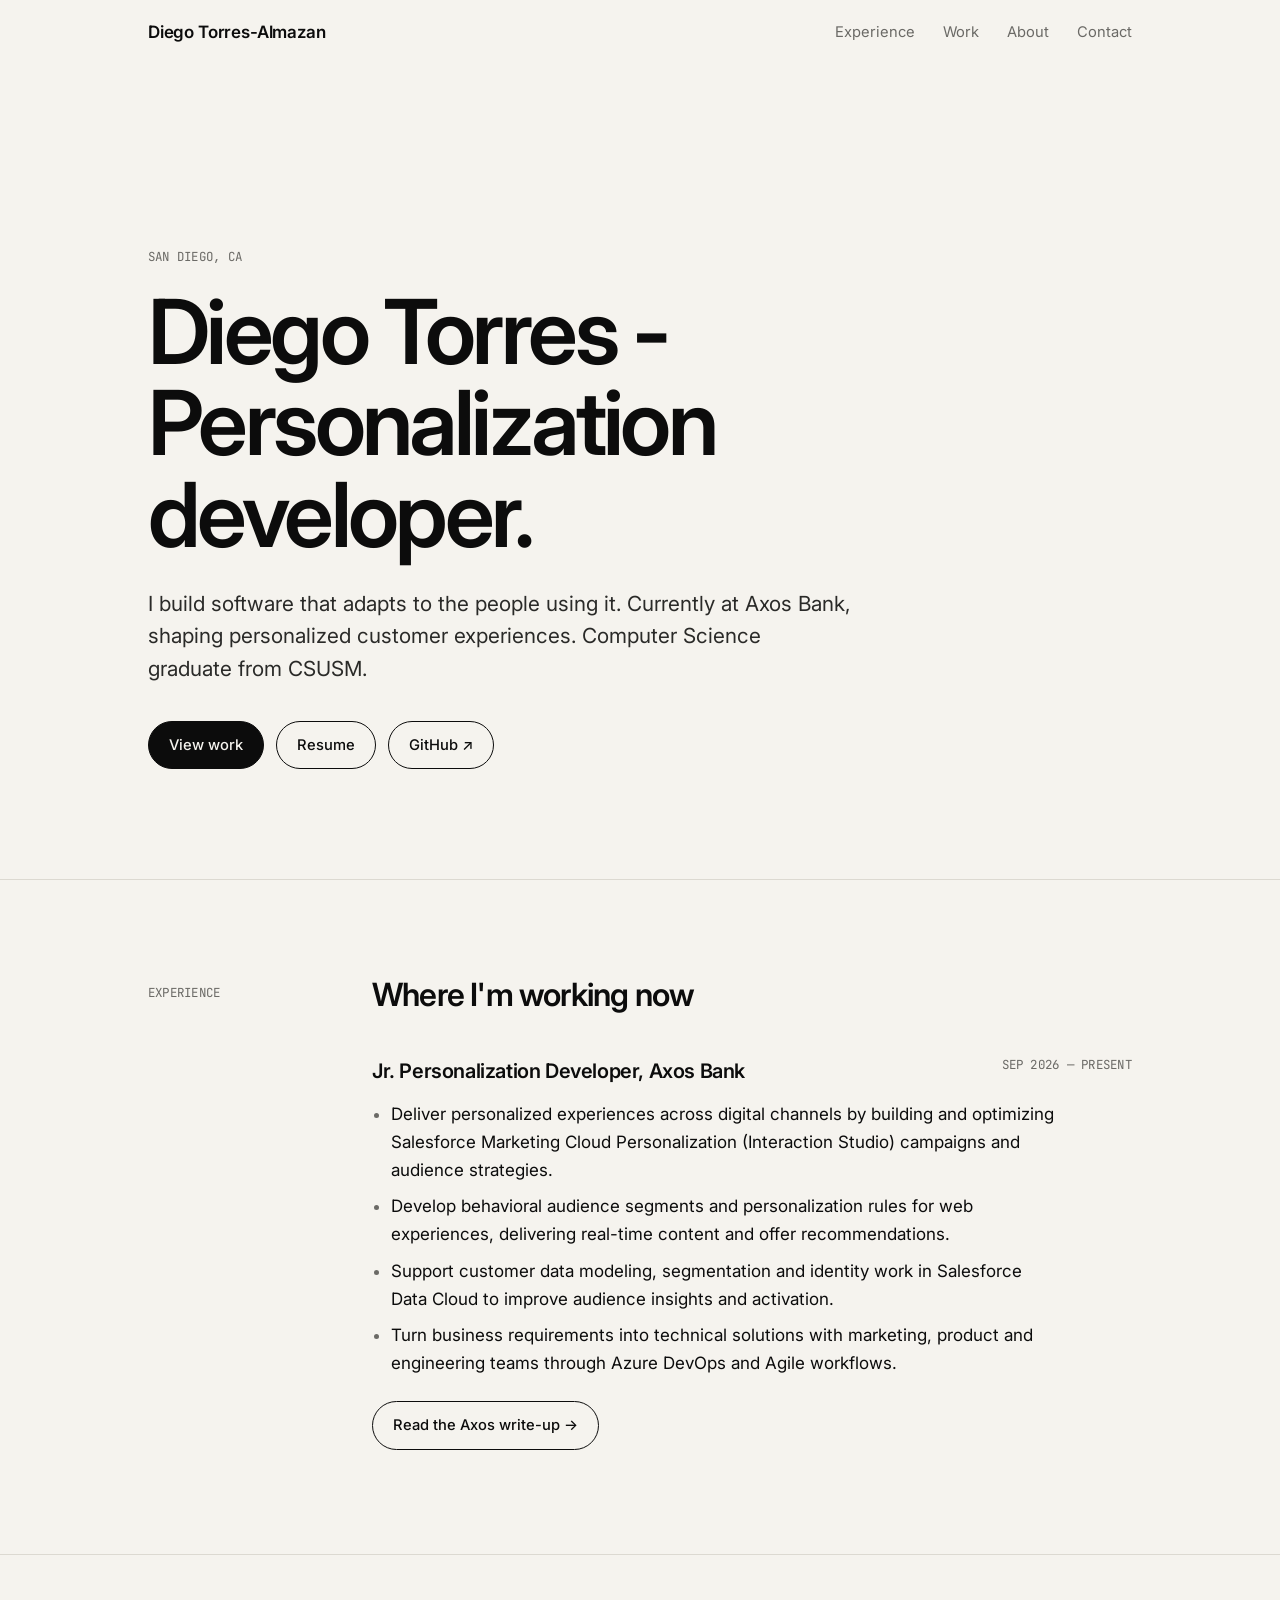
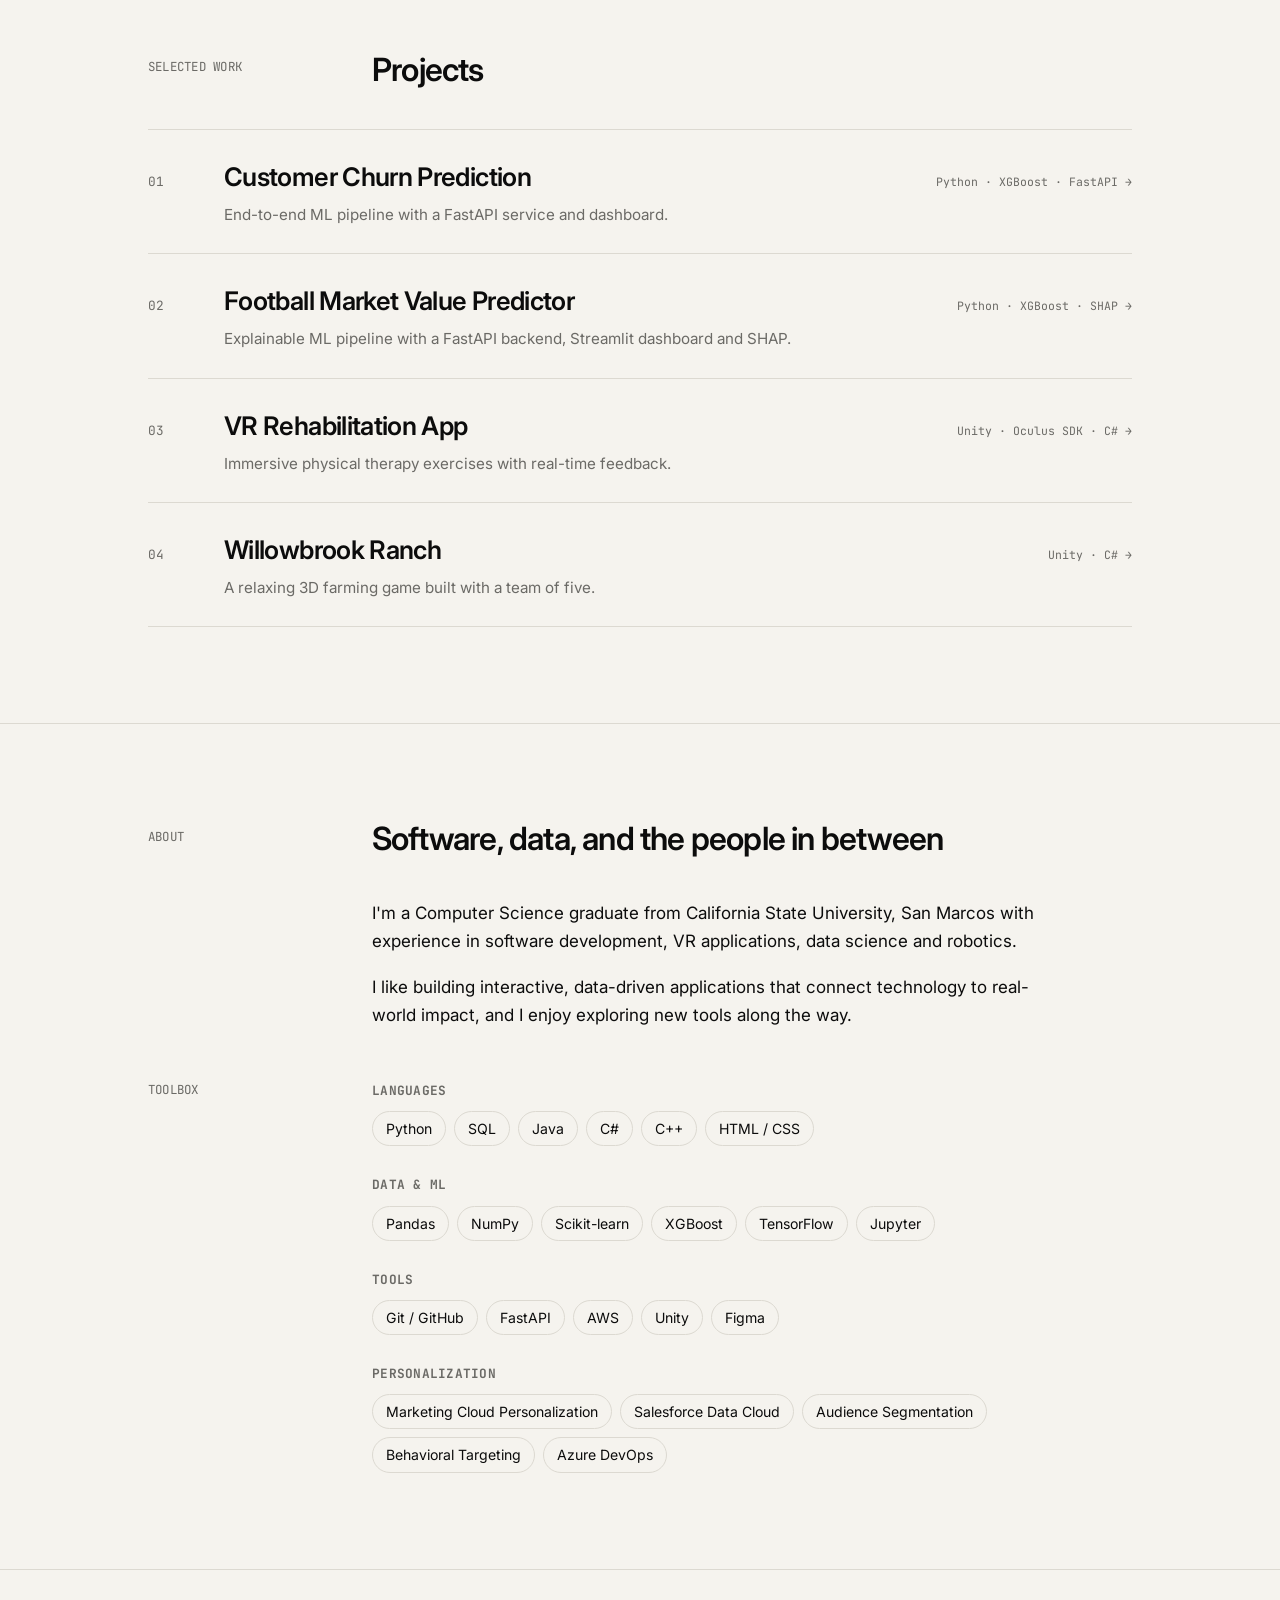
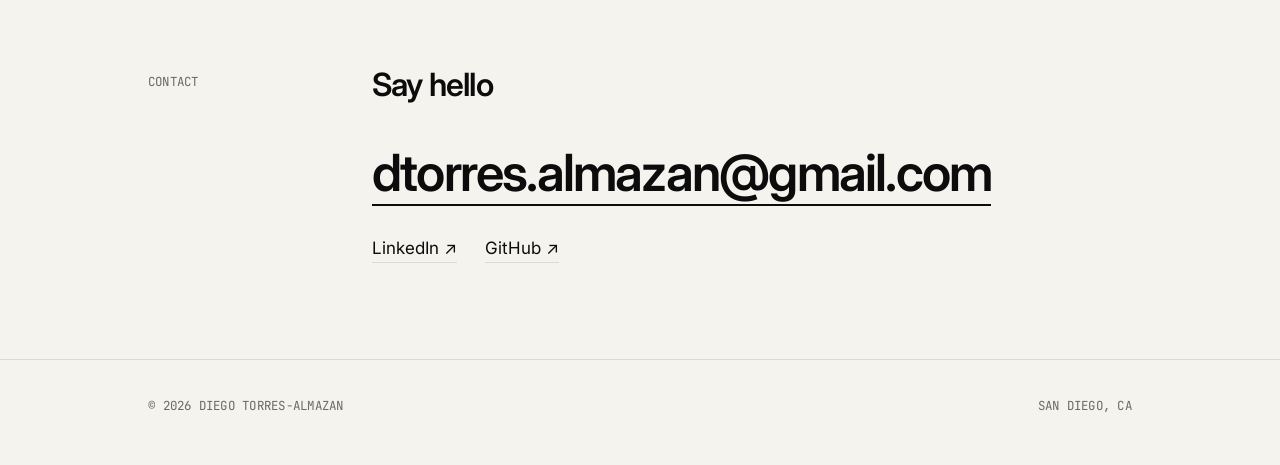
<file: index.html>
<!doctype html>
<html lang="en">
  <head>
    <meta charset="UTF-8" />
    <meta name="viewport" content="width=device-width, initial-scale=1.0" />
    <title>Diego Torres-Almazan — Personalization Developer</title>
    <meta
      name="description"
      content="Diego Torres-Almazan is a Personalization Developer at Axos Bank with a B.S. in Computer Science from CSUSM, building data-driven software."
    />
    <link rel="preconnect" href="https://fonts.googleapis.com" />
    <link rel="preconnect" href="https://fonts.gstatic.com" crossorigin />
    <link
      href="https://fonts.googleapis.com/css2?family=Inter:wght@400;500;600&family=JetBrains+Mono:wght@400;500&display=swap"
      rel="stylesheet"
    />
    <link rel="stylesheet" href="styles.css" />
    <script src="script.js" defer></script>
  </head>
  <body>
    <header class="site-header">
      <div class="wrap header-inner">
        <a href="index.html" class="brand">Diego Torres-Almazan</a>
        <nav class="nav" aria-label="Main">
          <a href="#experience">Experience</a>
          <a href="#work">Work</a>
          <a href="#about">About</a>
          <a href="#contact">Contact</a>
        </nav>
      </div>
    </header>

    <main>
      <section class="hero">
        <div class="wrap">
          <p class="mono reveal">San Diego, CA</p>
          <h1 class="reveal">Diego Torres - Personalization developer.</h1>
          <p class="lead reveal">
            I build software that adapts to the people using it. Currently at
            Axos Bank, shaping personalized customer experiences. Computer
            Science graduate from CSUSM.
          </p>
          <div class="actions reveal">
            <a href="#work" class="btn btn-solid">View work</a>
            <a href="screenshots and files/Diego_Torres_Resume_2026.pdf" class="btn" download>Resume</a>
            <a href="https://github.com/DiegoTorresAlmazan" class="btn" target="_blank" rel="noopener">GitHub ↗</a>
          </div>
        </div>
      </section>

      <section class="section" id="experience">
        <div class="wrap">
          <div class="section-head reveal">
            <span class="mono">Experience</span>
            <h2>Where I'm working now</h2>
          </div>
          <div class="split reveal">
            <div class="body role">
              <div class="role-top">
                <h3>Jr. Personalization Developer, Axos Bank</h3>
                <span class="mono">Sep 2026 — Present</span>
              </div>
              <ul>
                <li>Deliver personalized experiences across digital channels by building and optimizing Salesforce Marketing Cloud Personalization (Interaction Studio) campaigns and audience strategies.</li>
                <li>Develop behavioral audience segments and personalization rules for web experiences, delivering real-time content and offer recommendations.</li>
                <li>Support customer data modeling, segmentation and identity work in Salesforce Data Cloud to improve audience insights and activation.</li>
                <li>Turn business requirements into technical solutions with marketing, product and engineering teams through Azure DevOps and Agile workflows.</li>
              </ul>
              <a href="experience/axos-bank.html" class="btn">Read the Axos write-up →</a>
            </div>
          </div>
        </div>
      </section>

      <section class="section" id="work">
        <div class="wrap">
          <div class="section-head reveal">
            <span class="mono">Selected work</span>
            <h2>Projects</h2>
          </div>
          <ul class="project-list reveal">
            <li>
              <a class="project-row" href="projects/churn-prediction.html">
                <span class="num">01</span>
                <div>
                  <h3>Customer Churn Prediction</h3>
                  <p>End-to-end ML pipeline with a FastAPI service and dashboard.</p>
                </div>
                <span class="tags">Python · XGBoost · FastAPI <span class="arrow">→</span></span>
              </a>
            </li>
            <li>
              <a class="project-row" href="projects/football-predictor.html">
                <span class="num">02</span>
                <div>
                  <h3>Football Market Value Predictor</h3>
                  <p>Explainable ML pipeline with a FastAPI backend, Streamlit dashboard and SHAP.</p>
                </div>
                <span class="tags">Python · XGBoost · SHAP <span class="arrow">→</span></span>
              </a>
            </li>
            <li>
              <a class="project-row" href="projects/vr-rehab.html">
                <span class="num">03</span>
                <div>
                  <h3>VR Rehabilitation App</h3>
                  <p>Immersive physical therapy exercises with real-time feedback.</p>
                </div>
                <span class="tags">Unity · Oculus SDK · C# <span class="arrow">→</span></span>
              </a>
            </li>
            <li>
              <a class="project-row" href="projects/willowbrook-ranch.html">
                <span class="num">04</span>
                <div>
                  <h3>Willowbrook Ranch</h3>
                  <p>A relaxing 3D farming game built with a team of five.</p>
                </div>
                <span class="tags">Unity · C# <span class="arrow">→</span></span>
              </a>
            </li>
          </ul>
        </div>
      </section>

      <section class="section" id="about">
        <div class="wrap">
          <div class="section-head reveal">
            <span class="mono">About</span>
            <h2>Software, data, and the people in between</h2>
          </div>
          <div class="split reveal">
            <div class="body">
              <p>
                I'm a Computer Science graduate from California State
                University, San Marcos with experience in software
                development, VR applications, data science and robotics.
              </p>
              <p>
                I like building interactive, data-driven applications that
                connect technology to real-world impact, and I enjoy exploring
                new tools along the way.
              </p>
            </div>
          </div>
          <div class="split reveal" style="margin-top: 32px">
            <span class="mono">Toolbox</span>
            <div class="body skill-groups">
              <div class="skill-group">
                <h3 class="mono">Languages</h3>
                <ul class="chips">
                  <li>Python</li><li>SQL</li><li>Java</li><li>C#</li><li>C++</li><li>HTML / CSS</li>
                </ul>
              </div>
              <div class="skill-group">
                <h3 class="mono">Data &amp; ML</h3>
                <ul class="chips">
                  <li>Pandas</li><li>NumPy</li><li>Scikit-learn</li><li>XGBoost</li><li>TensorFlow</li><li>Jupyter</li>
                </ul>
              </div>
              <div class="skill-group">
                <h3 class="mono">Tools</h3>
                <ul class="chips">
                  <li>Git / GitHub</li><li>FastAPI</li><li>AWS</li><li>Unity</li><li>Figma</li>
                </ul>
              </div>
              <div class="skill-group">
                <h3 class="mono">Personalization</h3>
                <ul class="chips">
                  <li>Marketing Cloud Personalization</li><li>Salesforce Data Cloud</li><li>Audience Segmentation</li><li>Behavioral Targeting</li><li>Azure DevOps</li>
                </ul>
              </div>
            </div>
          </div>
        </div>
      </section>

      <section class="section" id="contact">
        <div class="wrap">
          <div class="section-head reveal">
            <span class="mono">Contact</span>
            <h2>Say hello</h2>
          </div>
          <div class="split reveal">
            <div class="body">
              <a class="contact-big" href="mailto:dtorres.almazan@gmail.com">dtorres.almazan@gmail.com</a>
              <div class="contact-links">
                <a href="https://www.linkedin.com/in/diego-torres-al/" target="_blank" rel="noopener">LinkedIn ↗</a>
                <a href="https://github.com/DiegoTorresAlmazan" target="_blank" rel="noopener">GitHub ↗</a>
              </div>
            </div>
          </div>
        </div>
      </section>
    </main>

    <footer class="site-footer">
      <div class="wrap footer-inner">
        <span class="mono">© <span id="year"></span> Diego Torres-Almazan</span>
        <span class="mono">San Diego, CA</span>
      </div>
    </footer>
  </body>
</html>
</file>
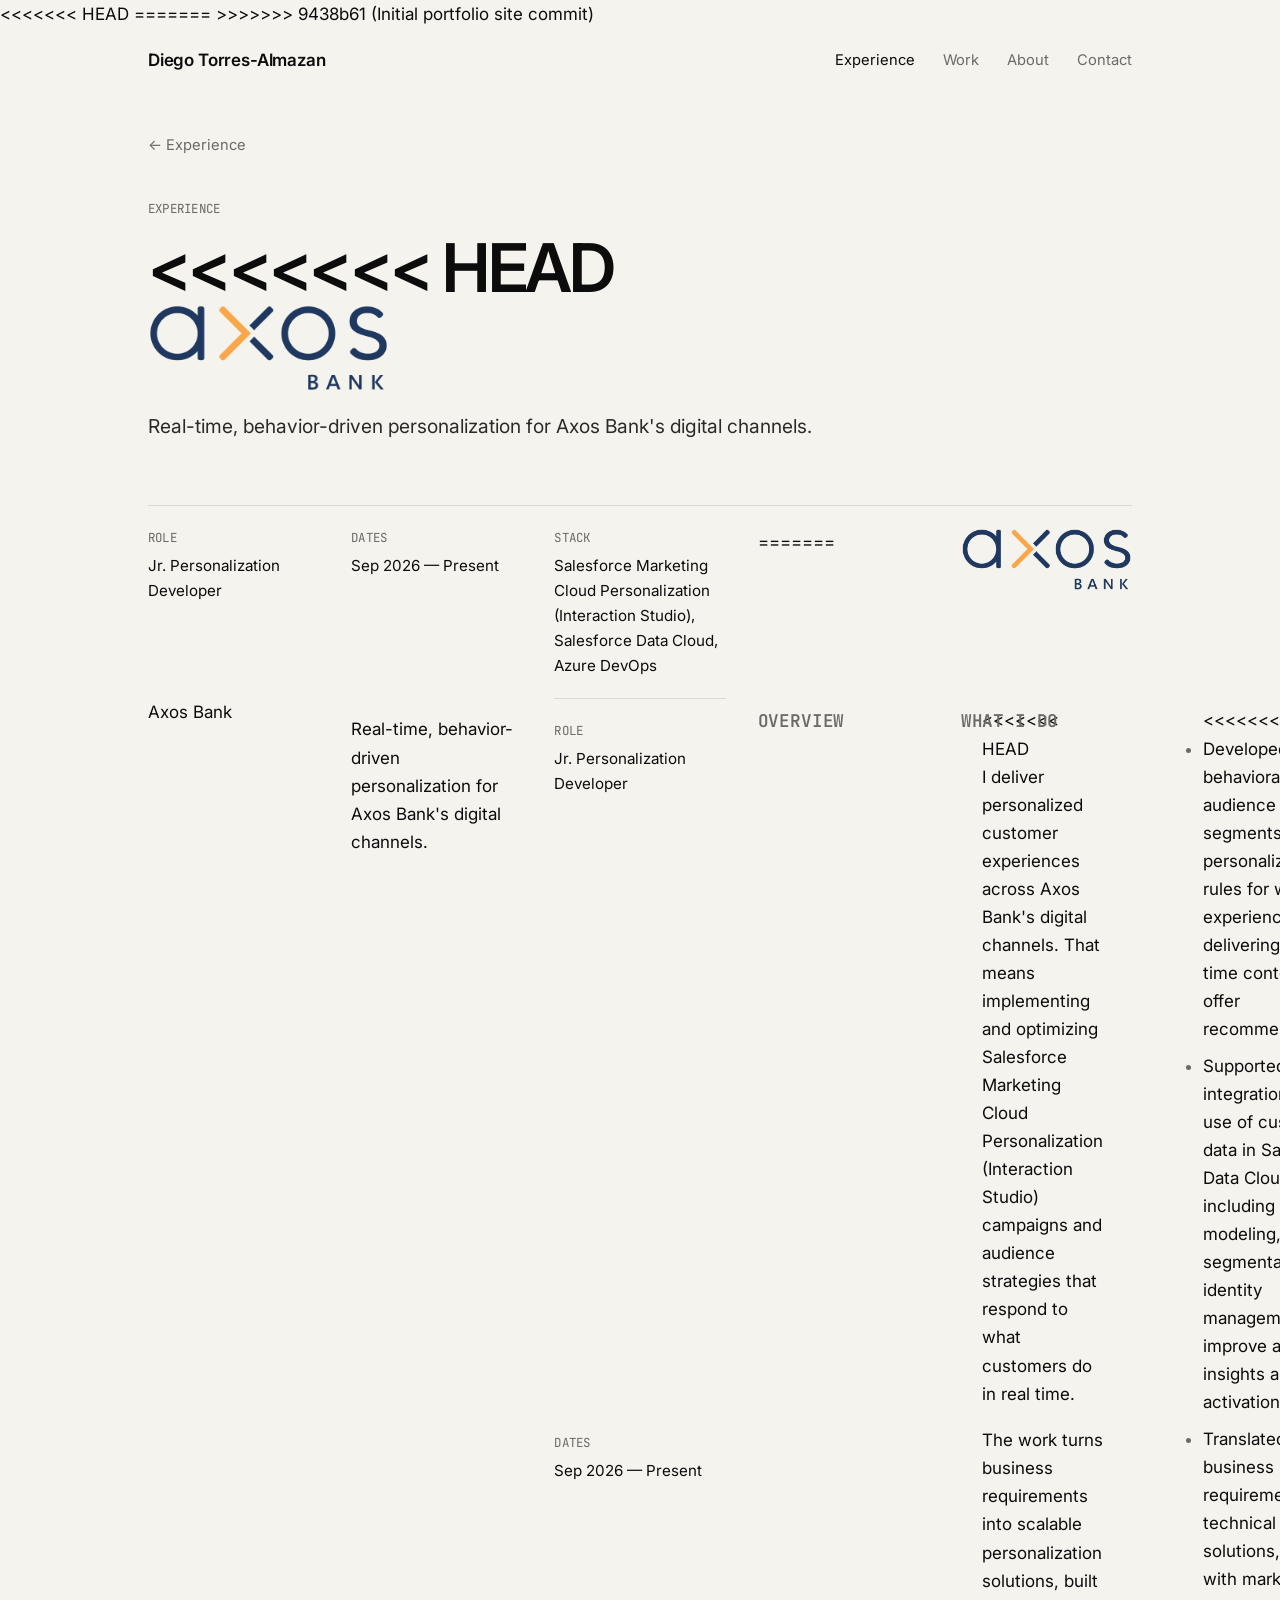
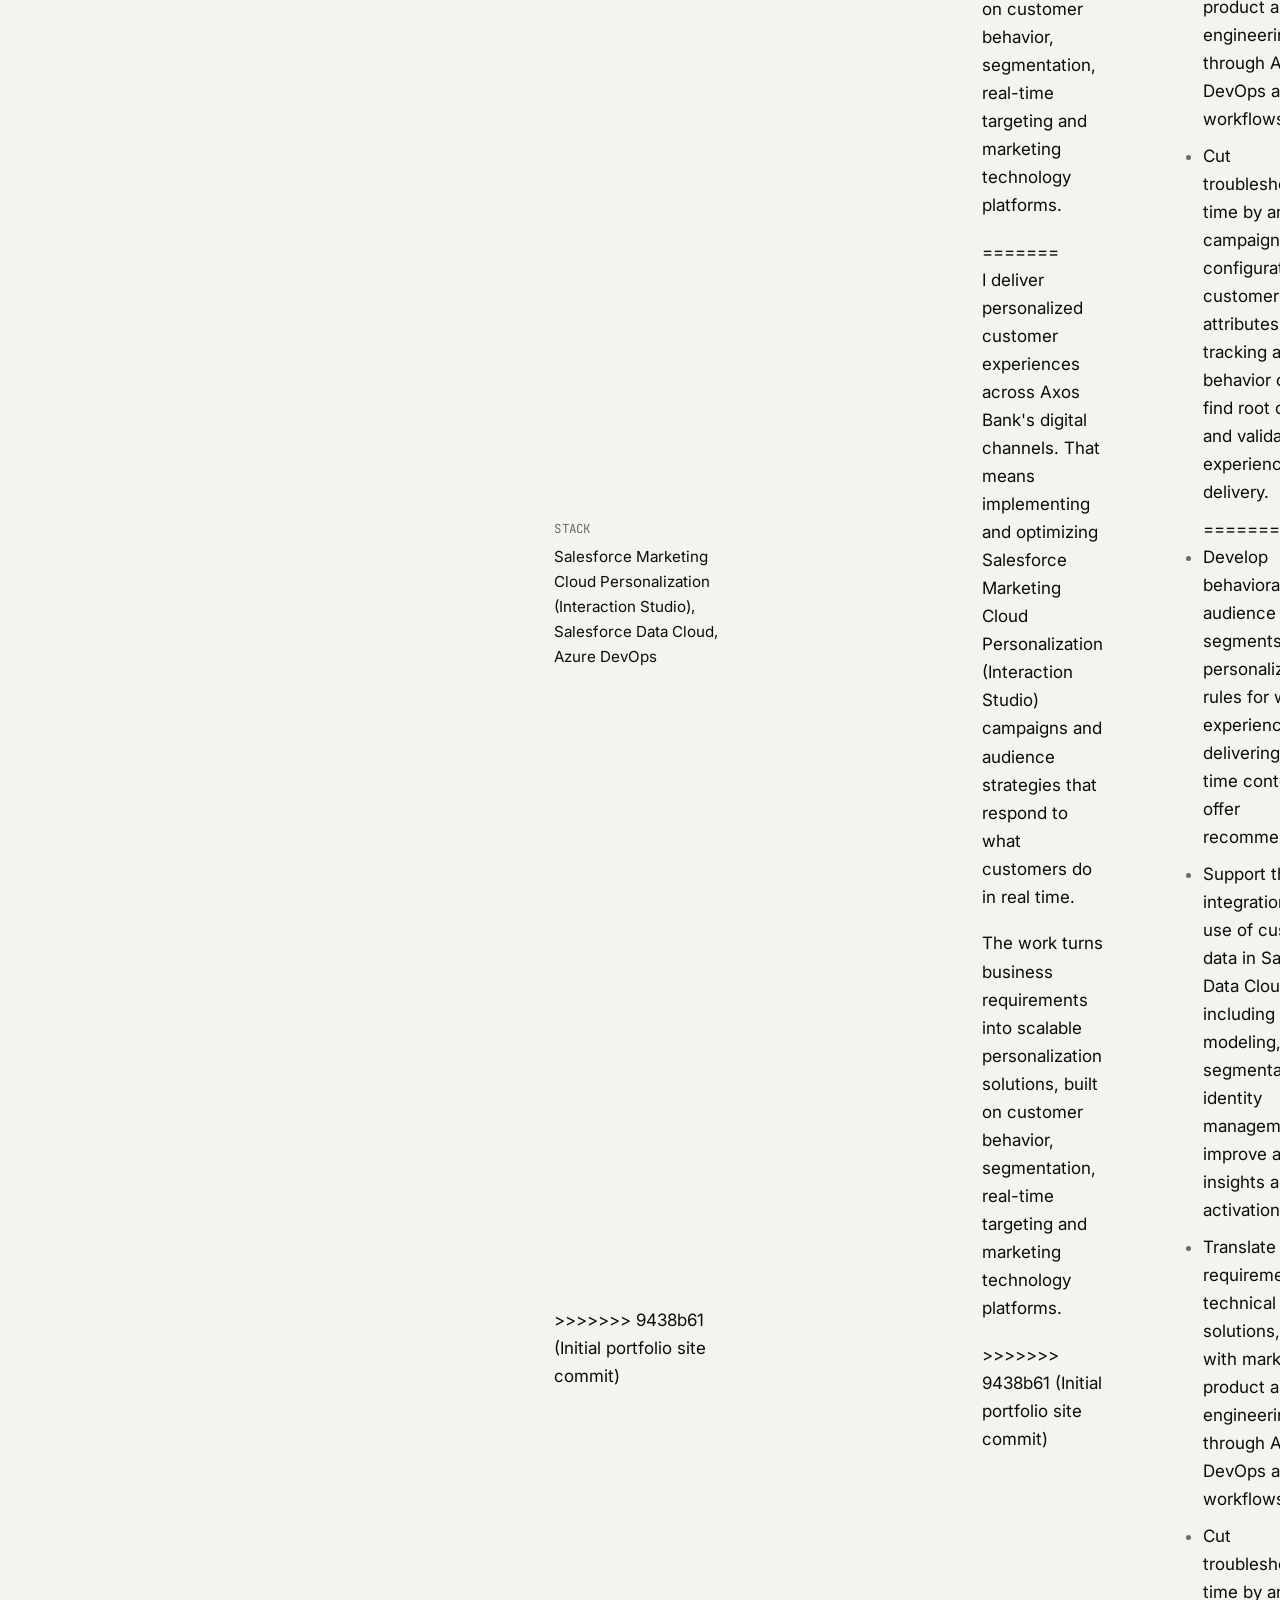
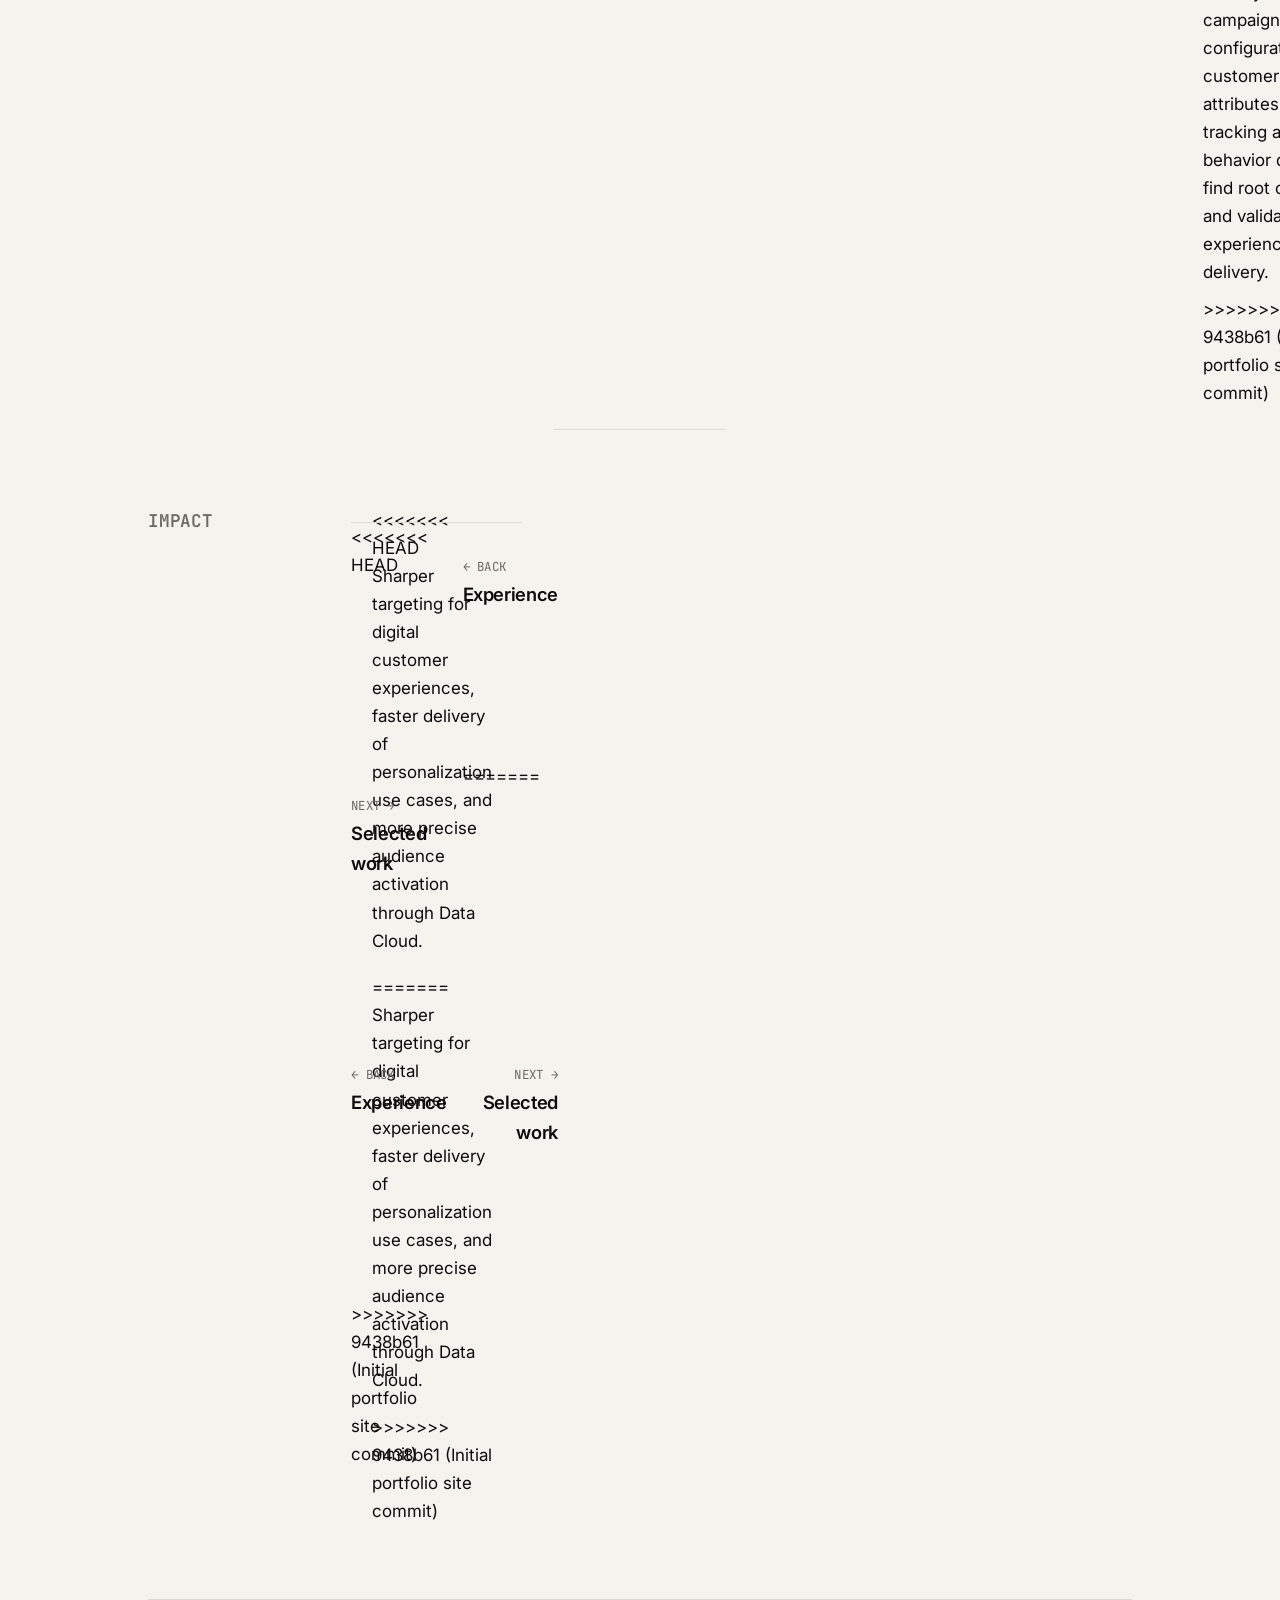
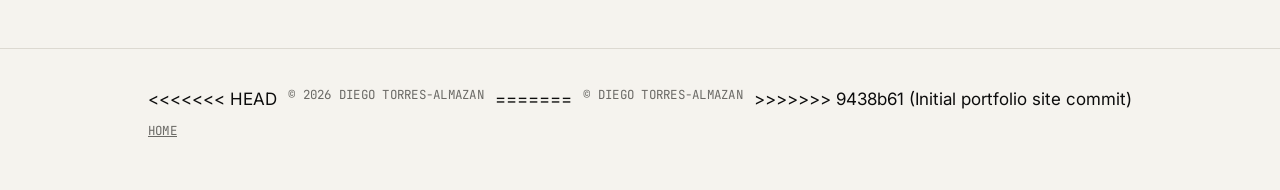
<file: axos-bank.html>
<!doctype html>
<html lang="en">
  <head>
    <meta charset="UTF-8" />
    <meta name="viewport" content="width=device-width, initial-scale=1.0" />
<<<<<<< HEAD
    <title>Jr. Personalization Developer, Axos Bank — Diego Torres-Almazan</title>
    <meta name="description" content="Real-time, behavior-driven personalization for Axos Bank's digital channels." />
    <link rel="preconnect" href="https://fonts.googleapis.com" />
    <link rel="preconnect" href="https://fonts.gstatic.com" crossorigin />
    <link href="https://fonts.googleapis.com/css2?family=Inter:wght@400;500;600&family=JetBrains+Mono:wght@400;500&display=swap" rel="stylesheet" />
=======
    <title>
      Jr. Personalization Developer, Axos Bank — Diego Torres-Almazan
    </title>
    <meta
      name="description"
      content="Real-time, behavior-driven personalization for Axos Bank's digital channels."
    />
    <link rel="preconnect" href="https://fonts.googleapis.com" />
    <link rel="preconnect" href="https://fonts.gstatic.com" crossorigin />
    <link
      href="https://fonts.googleapis.com/css2?family=Inter:wght@400;500;600&family=JetBrains+Mono:wght@400;500&display=swap"
      rel="stylesheet"
    />
>>>>>>> 9438b61 (Initial portfolio site commit)
    <link rel="stylesheet" href="../styles.css" />
    <script src="../script.js" defer></script>
  </head>
  <body>
    <header class="site-header">
      <div class="wrap header-inner">
        <a href="../index.html" class="brand">Diego Torres-Almazan</a>
        <nav class="nav" aria-label="Main">
          <a href="../index.html#experience" aria-current="page">Experience</a>
          <a href="../index.html#work">Work</a>
          <a href="../index.html#about">About</a>
          <a href="../index.html#contact">Contact</a>
        </nav>
      </div>
    </header>

    <main class="wrap">
      <a class="back" href="../index.html#experience">&larr; Experience</a>

      <section class="project-hero">
        <p class="mono">Experience</p>
        <h1 class="logo-title">
<<<<<<< HEAD
          <img src="../screenshots%20and%20files/axos.png" alt="Axos Bank" onerror="this.parentElement.classList.add('no-logo')" />
          <span class="logo-fallback">Axos Bank</span>
        </h1>
        <p class="summary">Real-time, behavior-driven personalization for Axos Bank's digital channels.</p>
      </section>

      <dl class="meta">
        <div><dt class="mono">Role</dt><dd>Jr. Personalization Developer</dd></div>
        <div><dt class="mono">Dates</dt><dd>Sep 2026 &mdash; Present</dd></div>
        <div><dt class="mono">Stack</dt><dd>Salesforce Marketing Cloud Personalization (Interaction Studio), Salesforce Data Cloud, Azure DevOps</dd></div>
=======
          <img
            src="../screenshots%20and%20files/axos.png"
            alt="Axos Bank"
            onerror="this.parentElement.classList.add('no-logo')"
          />
          <span class="logo-fallback">Axos Bank</span>
        </h1>
        <p class="summary">
          Real-time, behavior-driven personalization for Axos Bank's digital
          channels.
        </p>
      </section>

      <dl class="meta">
        <div>
          <dt class="mono">Role</dt>
          <dd>Jr. Personalization Developer</dd>
        </div>
        <div>
          <dt class="mono">Dates</dt>
          <dd>Sep 2026 &mdash; Present</dd>
        </div>
        <div>
          <dt class="mono">Stack</dt>
          <dd>
            Salesforce Marketing Cloud Personalization (Interaction Studio),
            Salesforce Data Cloud, Azure DevOps
          </dd>
        </div>
>>>>>>> 9438b61 (Initial portfolio site commit)
      </dl>

      <section class="split content-block">
        <h2 class="mono">Overview</h2>
        <div class="body">
<<<<<<< HEAD
          <p>I deliver personalized customer experiences across Axos Bank's digital channels. That means implementing and optimizing Salesforce Marketing Cloud Personalization (Interaction Studio) campaigns and audience strategies that respond to what customers do in real time.</p>
          <p>The work turns business requirements into scalable personalization solutions, built on customer behavior, segmentation, real-time targeting and marketing technology platforms.</p>
=======
          <p>
            I deliver personalized customer experiences across Axos Bank's
            digital channels. That means implementing and optimizing Salesforce
            Marketing Cloud Personalization (Interaction Studio) campaigns and
            audience strategies that respond to what customers do in real time.
          </p>
          <p>
            The work turns business requirements into scalable personalization
            solutions, built on customer behavior, segmentation, real-time
            targeting and marketing technology platforms.
          </p>
>>>>>>> 9438b61 (Initial portfolio site commit)
        </div>
      </section>
      <section class="split content-block">
        <h2 class="mono">What I do</h2>
        <div class="body">
          <ul>
<<<<<<< HEAD
            <li>Developed behavioral audience segments and personalization rules for web experiences, delivering real-time content and offer recommendations.</li>
            <li>Supported the integration and use of customer data in Salesforce Data Cloud, including data modeling, segmentation and identity management, to improve audience insights and activation.</li>
            <li>Translated business requirements into technical solutions, working with marketing, product and engineering teams through Azure DevOps and Agile workflows.</li>
            <li>Cut troubleshooting time by analyzing campaign configurations, customer attributes, event tracking and user behavior data to find root causes and validate experience delivery.</li>
=======
            <li>
              Develop behavioral audience segments and personalization rules for
              web experiences, delivering real-time content and offer
              recommendations.
            </li>
            <li>
              Support the integration and use of customer data in Salesforce
              Data Cloud, including data modeling, segmentation and identity
              management, to improve audience insights and activation.
            </li>
            <li>
              Translate business requirements into technical solutions, working
              with marketing, product and engineering teams through Azure DevOps
              and Agile workflows.
            </li>
            <li>
              Cut troubleshooting time by analyzing campaign configurations,
              customer attributes, event tracking and user behavior data to find
              root causes and validate experience delivery.
            </li>
>>>>>>> 9438b61 (Initial portfolio site commit)
          </ul>
        </div>
      </section>
      <section class="split content-block">
        <h2 class="mono">Impact</h2>
        <div class="body">
<<<<<<< HEAD
          <p>Sharper targeting for digital customer experiences, faster delivery of personalization use cases, and more precise audience activation through Data Cloud.</p>
=======
          <p>
            Sharper targeting for digital customer experiences, faster delivery
            of personalization use cases, and more precise audience activation
            through Data Cloud.
          </p>
>>>>>>> 9438b61 (Initial portfolio site commit)
        </div>
      </section>

      <nav class="pager" aria-label="Navigate">
<<<<<<< HEAD
        <a href="../index.html#experience"><span class="mono">&larr; Back</span><strong>Experience</strong></a>
        <a href="../index.html#work"><span class="mono">Next &rarr;</span><strong>Selected work</strong></a>
=======
        <a href="../index.html#experience"
          ><span class="mono">&larr; Back</span><strong>Experience</strong></a
        >
        <a href="../index.html#work"
          ><span class="mono">Next &rarr;</span
          ><strong>Selected work</strong></a
        >
>>>>>>> 9438b61 (Initial portfolio site commit)
      </nav>
    </main>

    <footer class="site-footer">
      <div class="wrap footer-inner">
<<<<<<< HEAD
        <span class="mono">&copy; <span id="year"></span> Diego Torres-Almazan</span>
=======
        <span class="mono"
          >&copy; <span id="year"></span> Diego Torres-Almazan</span
        >
>>>>>>> 9438b61 (Initial portfolio site commit)
        <a class="mono" href="../index.html">Home</a>
      </div>
    </footer>
  </body>
</html>
</file>
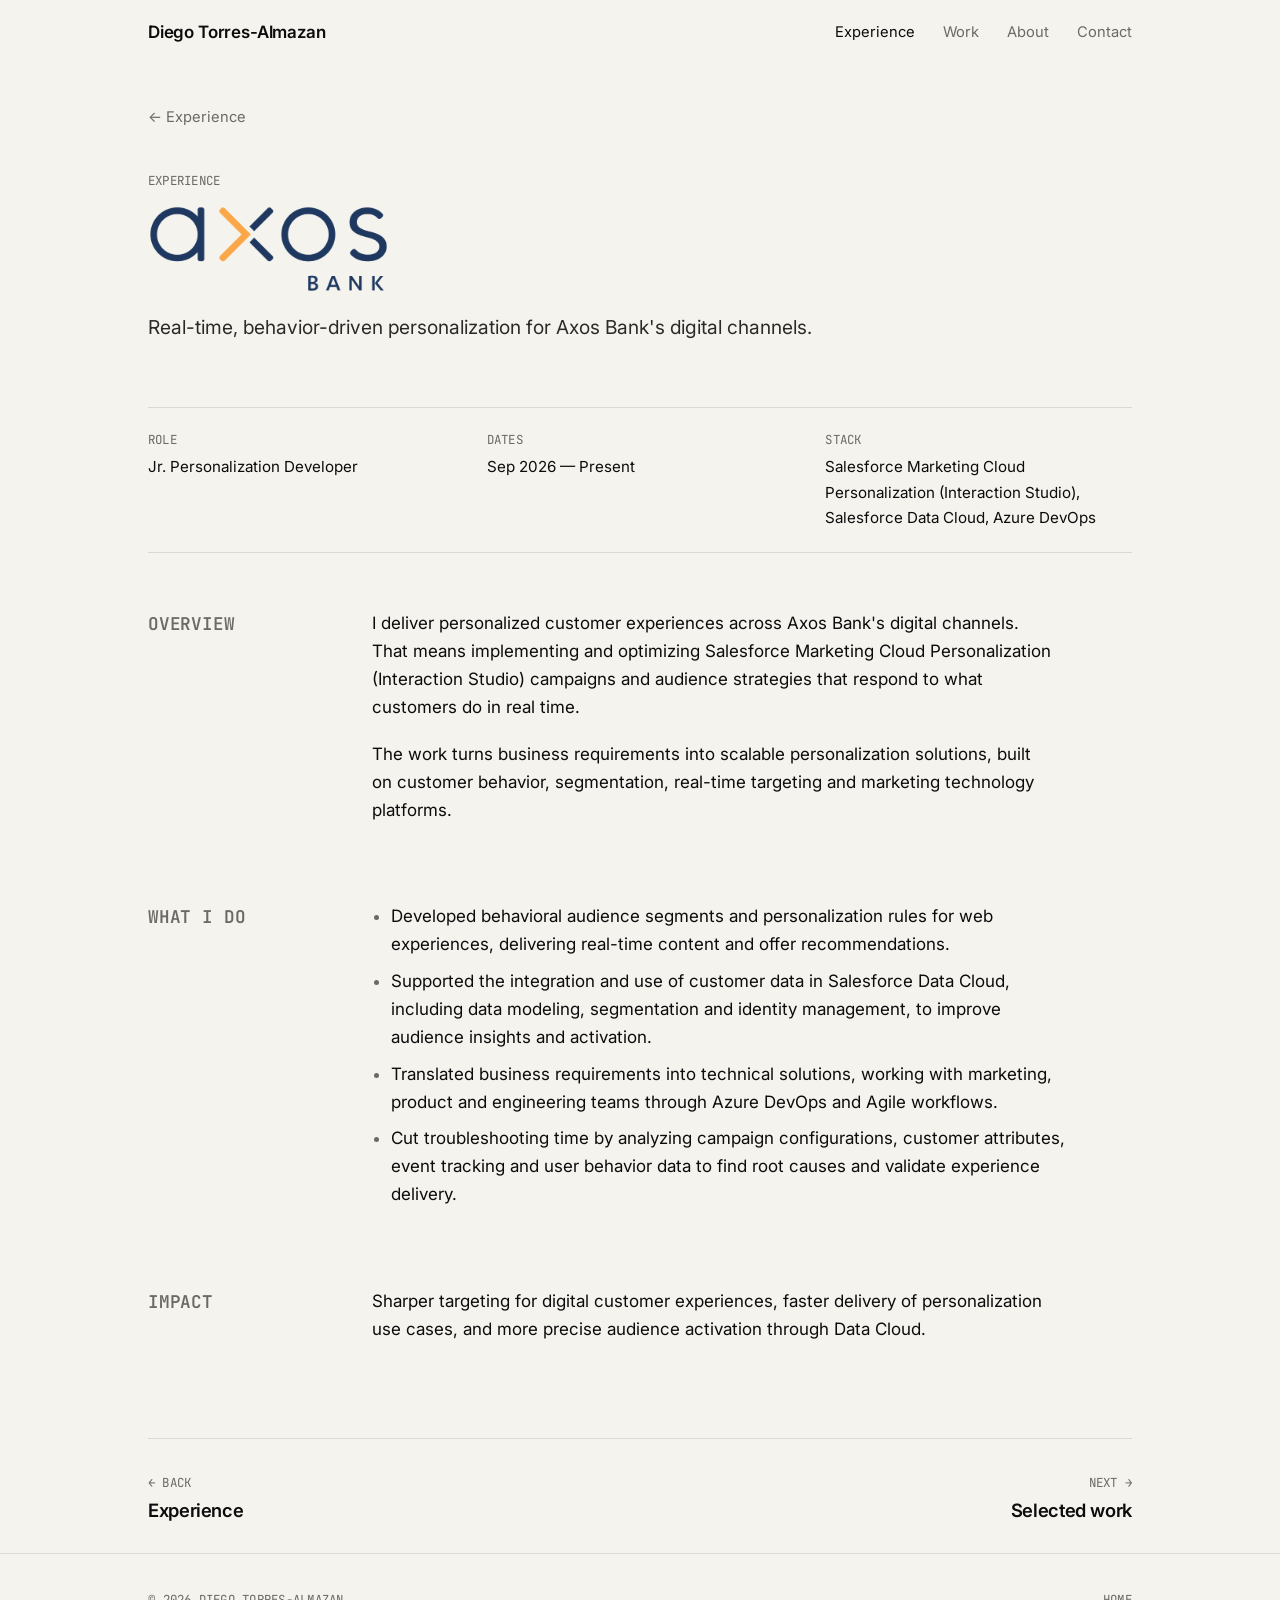
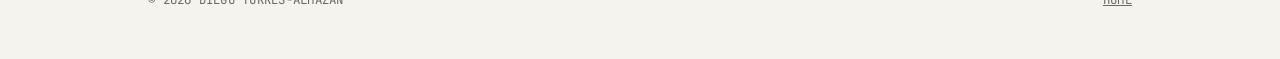
<file: experience/axos-bank.html>
<!doctype html>
<html lang="en">
  <head>
    <meta charset="UTF-8" />
    <meta name="viewport" content="width=device-width, initial-scale=1.0" />
    <title>Jr. Personalization Developer, Axos Bank — Diego Torres-Almazan</title>
    <meta name="description" content="Real-time, behavior-driven personalization for Axos Bank's digital channels." />
    <link rel="preconnect" href="https://fonts.googleapis.com" />
    <link rel="preconnect" href="https://fonts.gstatic.com" crossorigin />
    <link href="https://fonts.googleapis.com/css2?family=Inter:wght@400;500;600&family=JetBrains+Mono:wght@400;500&display=swap" rel="stylesheet" />
    <link rel="stylesheet" href="../styles.css" />
    <script src="../script.js" defer></script>
  </head>
  <body>
    <header class="site-header">
      <div class="wrap header-inner">
        <a href="../index.html" class="brand">Diego Torres-Almazan</a>
        <nav class="nav" aria-label="Main">
          <a href="../index.html#experience" aria-current="page">Experience</a>
          <a href="../index.html#work">Work</a>
          <a href="../index.html#about">About</a>
          <a href="../index.html#contact">Contact</a>
        </nav>
      </div>
    </header>

    <main class="wrap">
      <a class="back" href="../index.html#experience">&larr; Experience</a>

      <section class="project-hero">
        <p class="mono">Experience</p>
        <h1 class="logo-title">
          <img src="../screenshots%20and%20files/axos.png" alt="Axos Bank" onerror="this.parentElement.classList.add('no-logo')" />
          <span class="logo-fallback">Axos Bank</span>
        </h1>
        <p class="summary">Real-time, behavior-driven personalization for Axos Bank's digital channels.</p>
      </section>

      <dl class="meta">
        <div><dt class="mono">Role</dt><dd>Jr. Personalization Developer</dd></div>
        <div><dt class="mono">Dates</dt><dd>Sep 2026 &mdash; Present</dd></div>
        <div><dt class="mono">Stack</dt><dd>Salesforce Marketing Cloud Personalization (Interaction Studio), Salesforce Data Cloud, Azure DevOps</dd></div>
      </dl>

      <section class="split content-block">
        <h2 class="mono">Overview</h2>
        <div class="body">
          <p>I deliver personalized customer experiences across Axos Bank's digital channels. That means implementing and optimizing Salesforce Marketing Cloud Personalization (Interaction Studio) campaigns and audience strategies that respond to what customers do in real time.</p>
          <p>The work turns business requirements into scalable personalization solutions, built on customer behavior, segmentation, real-time targeting and marketing technology platforms.</p>
        </div>
      </section>
      <section class="split content-block">
        <h2 class="mono">What I do</h2>
        <div class="body">
          <ul>
            <li>Developed behavioral audience segments and personalization rules for web experiences, delivering real-time content and offer recommendations.</li>
            <li>Supported the integration and use of customer data in Salesforce Data Cloud, including data modeling, segmentation and identity management, to improve audience insights and activation.</li>
            <li>Translated business requirements into technical solutions, working with marketing, product and engineering teams through Azure DevOps and Agile workflows.</li>
            <li>Cut troubleshooting time by analyzing campaign configurations, customer attributes, event tracking and user behavior data to find root causes and validate experience delivery.</li>
          </ul>
        </div>
      </section>
      <section class="split content-block">
        <h2 class="mono">Impact</h2>
        <div class="body">
          <p>Sharper targeting for digital customer experiences, faster delivery of personalization use cases, and more precise audience activation through Data Cloud.</p>
        </div>
      </section>

      <nav class="pager" aria-label="Navigate">
        <a href="../index.html#experience"><span class="mono">&larr; Back</span><strong>Experience</strong></a>
        <a href="../index.html#work"><span class="mono">Next &rarr;</span><strong>Selected work</strong></a>
      </nav>
    </main>

    <footer class="site-footer">
      <div class="wrap footer-inner">
        <span class="mono">&copy; <span id="year"></span> Diego Torres-Almazan</span>
        <a class="mono" href="../index.html">Home</a>
      </div>
    </footer>
  </body>
</html>
</file>
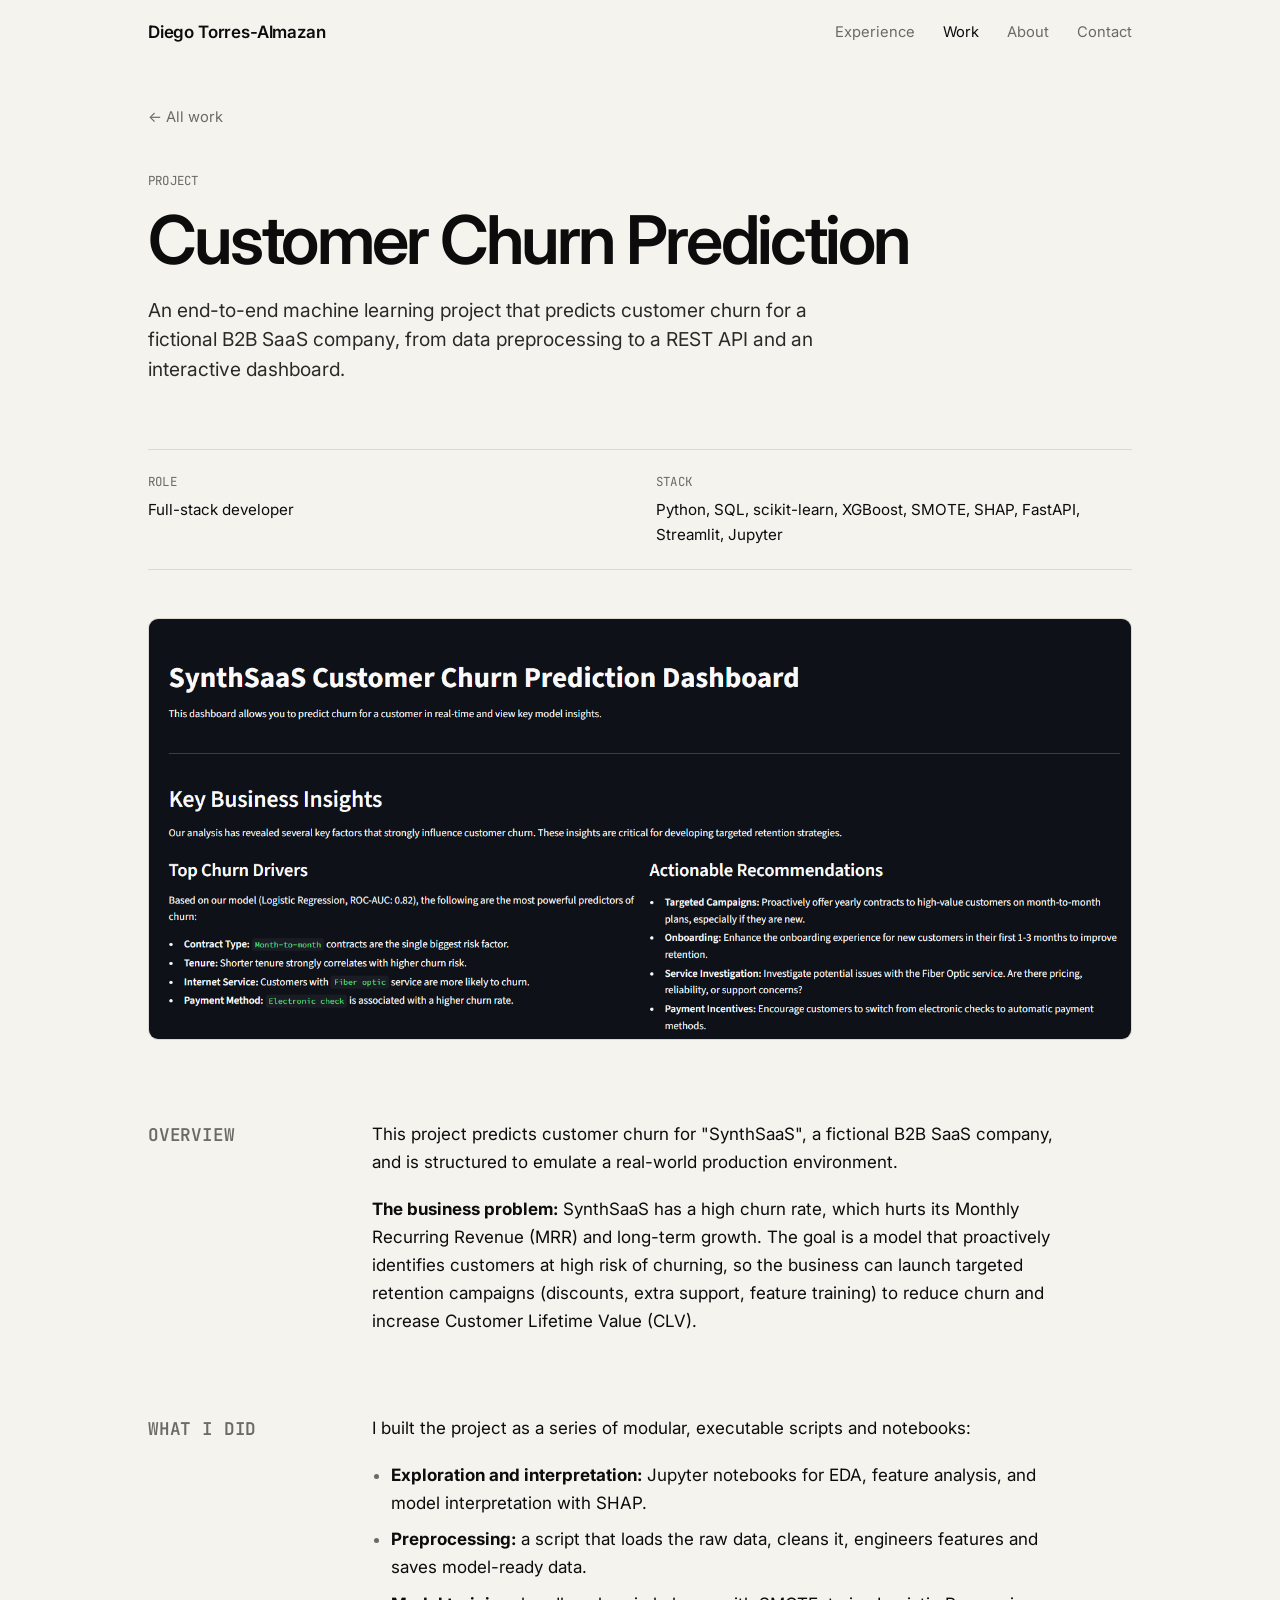
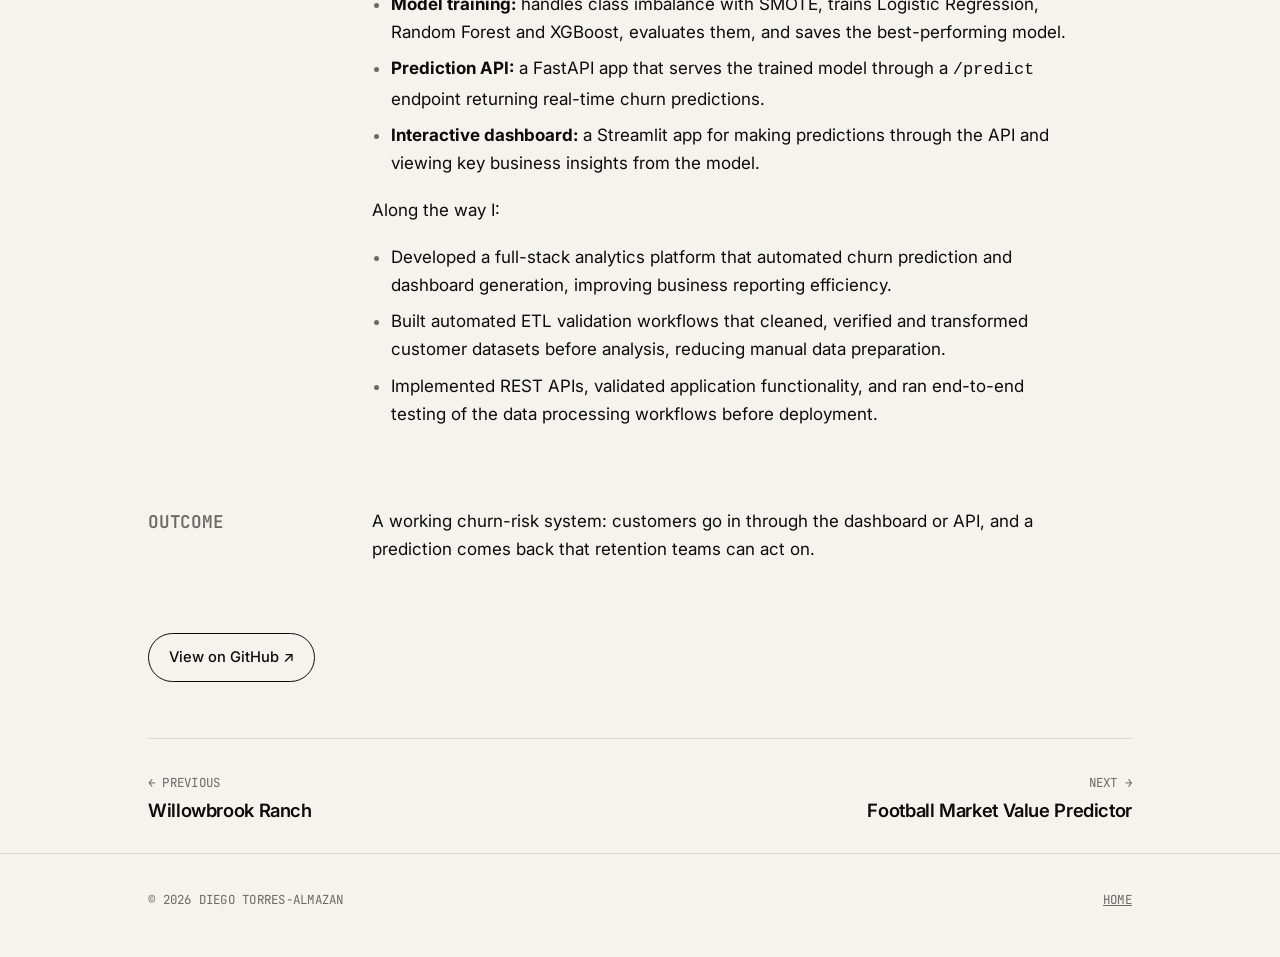
<file: projects/churn-prediction.html>
<!doctype html>
<html lang="en">
  <head>
    <meta charset="UTF-8" />
    <meta name="viewport" content="width=device-width, initial-scale=1.0" />
    <title>Customer Churn Prediction &mdash; Diego Torres-Almazan</title>
    <meta name="description" content="An end-to-end machine learning project that predicts customer churn for a fictional B2B SaaS company, from data preprocessing to a REST API and an interactive dashboard." />
    <link rel="preconnect" href="https://fonts.googleapis.com" />
    <link rel="preconnect" href="https://fonts.gstatic.com" crossorigin />
    <link href="https://fonts.googleapis.com/css2?family=Inter:wght@400;500;600&family=JetBrains+Mono:wght@400;500&display=swap" rel="stylesheet" />
    <link rel="stylesheet" href="../styles.css" />
    <script src="../script.js" defer></script>
  </head>
  <body>
    <header class="site-header">
      <div class="wrap header-inner">
        <a href="../index.html" class="brand">Diego Torres-Almazan</a>
        <nav class="nav" aria-label="Main">
          <a href="../index.html#experience">Experience</a>
          <a href="../index.html#work" aria-current="page">Work</a>
          <a href="../index.html#about">About</a>
          <a href="../index.html#contact">Contact</a>
        </nav>
      </div>
    </header>

    <main class="wrap">
      <a class="back" href="../index.html#work">&larr; All work</a>

      <section class="project-hero">
        <p class="mono">Project</p>
        <h1>Customer Churn Prediction</h1>
        <p class="summary">An end-to-end machine learning project that predicts customer churn for a fictional B2B SaaS company, from data preprocessing to a REST API and an interactive dashboard.</p>
      </section>

      <dl class="meta">
        <div><dt class="mono">Role</dt><dd>Full-stack developer</dd></div>
        
        <div><dt class="mono">Stack</dt><dd>Python, SQL, scikit-learn, XGBoost, SMOTE, SHAP, FastAPI, Streamlit, Jupyter</dd></div>
      </dl>

      <figure class="shot"><img src="../screenshots%20and%20files/churn-screenshot.png" alt="Customer Churn Prediction screenshot" /></figure>

      <section class="split content-block">
        <h2 class="mono">Overview</h2>
        <div class="body">
          <p>This project predicts customer churn for "SynthSaaS", a fictional B2B SaaS company, and is structured to emulate a real-world production environment.</p>
          <p><strong>The business problem:</strong> SynthSaaS has a high churn rate, which hurts its Monthly Recurring Revenue (MRR) and long-term growth. The goal is a model that proactively identifies customers at high risk of churning, so the business can launch targeted retention campaigns (discounts, extra support, feature training) to reduce churn and increase Customer Lifetime Value (CLV).</p>
        </div>
      </section>
      <section class="split content-block">
        <h2 class="mono">What I did</h2>
        <div class="body">
          <p>I built the project as a series of modular, executable scripts and notebooks:</p>
          <ul>
            <li><strong>Exploration and interpretation:</strong> Jupyter notebooks for EDA, feature analysis, and model interpretation with SHAP.</li>
            <li><strong>Preprocessing:</strong> a script that loads the raw data, cleans it, engineers features and saves model-ready data.</li>
            <li><strong>Model training:</strong> handles class imbalance with SMOTE, trains Logistic Regression, Random Forest and XGBoost, evaluates them, and saves the best-performing model.</li>
            <li><strong>Prediction API:</strong> a FastAPI app that serves the trained model through a <code>/predict</code> endpoint returning real-time churn predictions.</li>
            <li><strong>Interactive dashboard:</strong> a Streamlit app for making predictions through the API and viewing key business insights from the model.</li>
          </ul>
          <p>Along the way I:</p>
          <ul>
            <li>Developed a full-stack analytics platform that automated churn prediction and dashboard generation, improving business reporting efficiency.</li>
            <li>Built automated ETL validation workflows that cleaned, verified and transformed customer datasets before analysis, reducing manual data preparation.</li>
            <li>Implemented REST APIs, validated application functionality, and ran end-to-end testing of the data processing workflows before deployment.</li>
          </ul>
        </div>
      </section>
      <section class="split content-block">
        <h2 class="mono">Outcome</h2>
        <div class="body">
          <p>A working churn-risk system: customers go in through the dashboard or API, and a prediction comes back that retention teams can act on.</p>
        </div>
      </section>

      <div class="actions" style="margin-bottom: 56px"><a class="btn" href="https://github.com/DiegoTorresAlmazan/Customer-Churn-Project" target="_blank" rel="noopener">View on GitHub &nearr;</a></div>

      <nav class="pager" aria-label="More projects">
        <a href="willowbrook-ranch.html"><span class="mono">&larr; Previous</span><strong>Willowbrook Ranch</strong></a>
        <a href="football-predictor.html"><span class="mono">Next &rarr;</span><strong>Football Market Value Predictor</strong></a>
      </nav>
    </main>

    <footer class="site-footer">
      <div class="wrap footer-inner">
        <span class="mono">&copy; <span id="year"></span> Diego Torres-Almazan</span>
        <a class="mono" href="../index.html">Home</a>
      </div>
    </footer>
  </body>
</html>
</file>
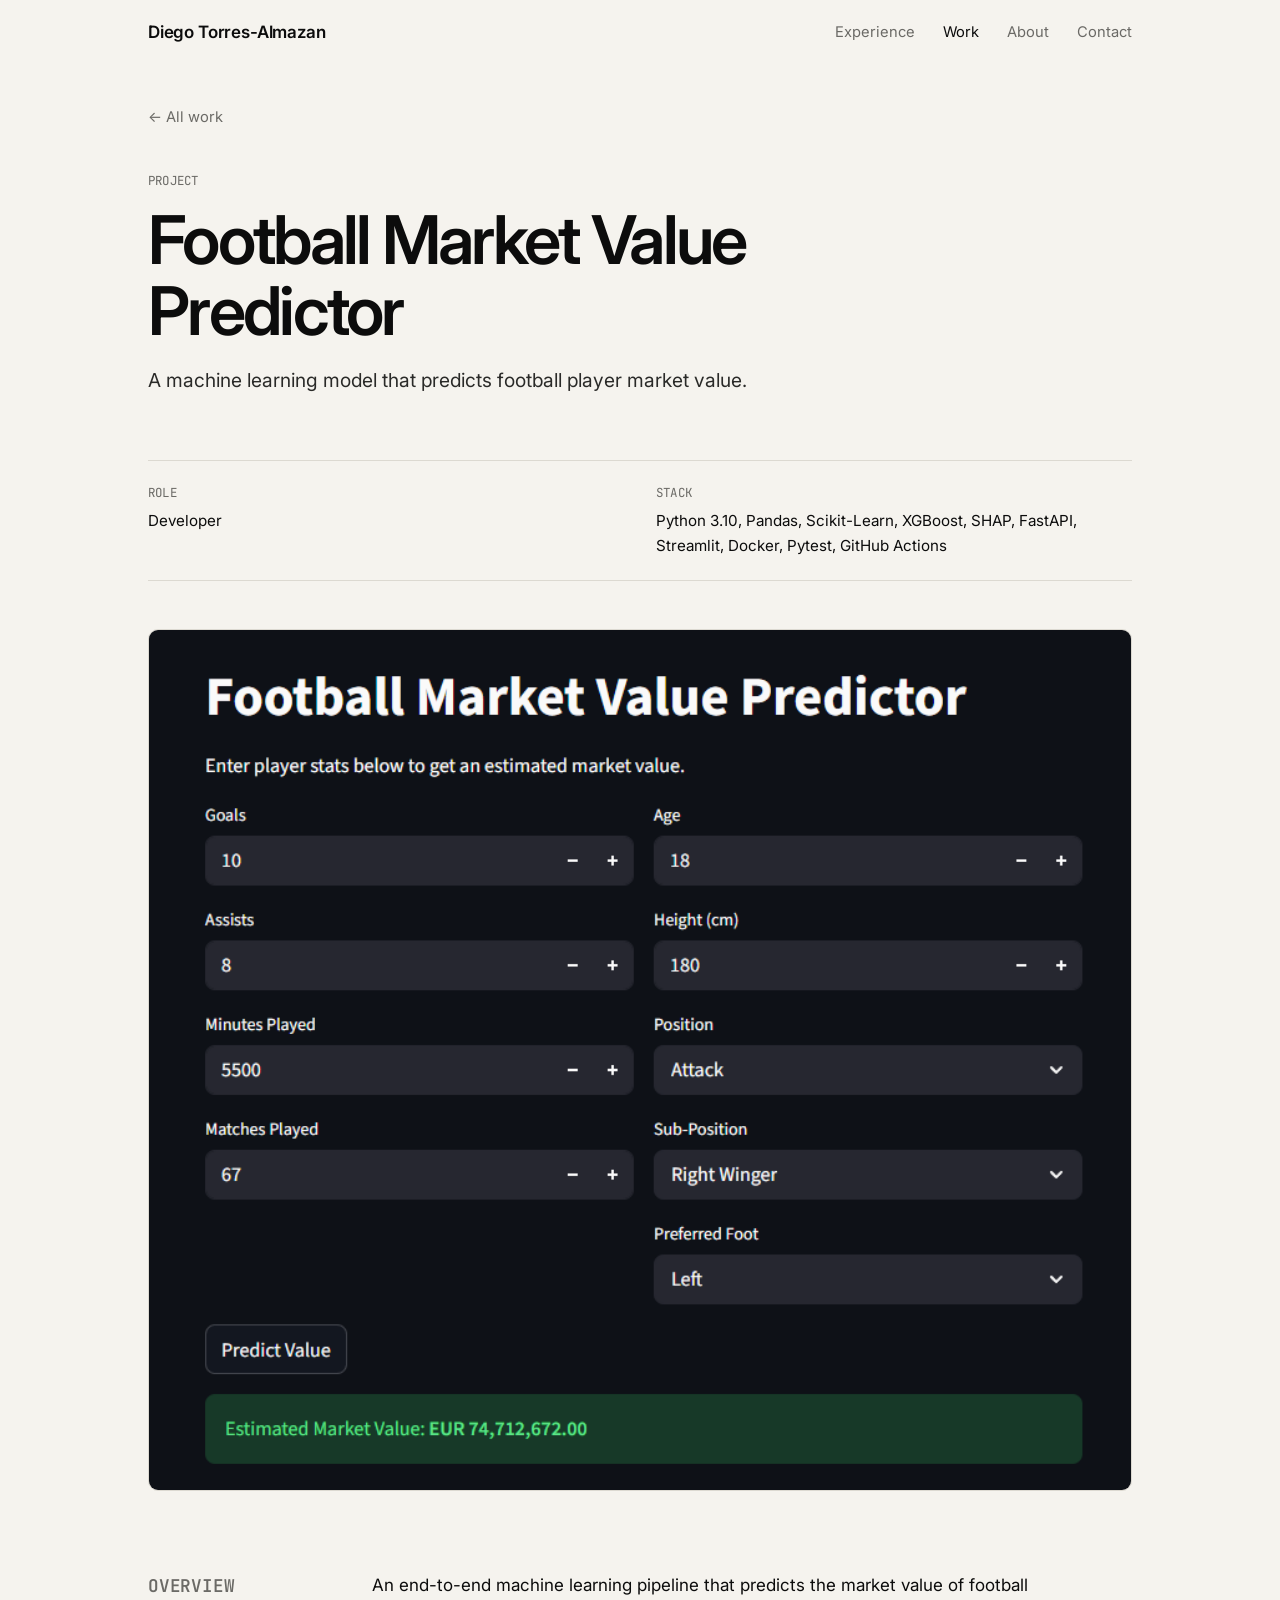
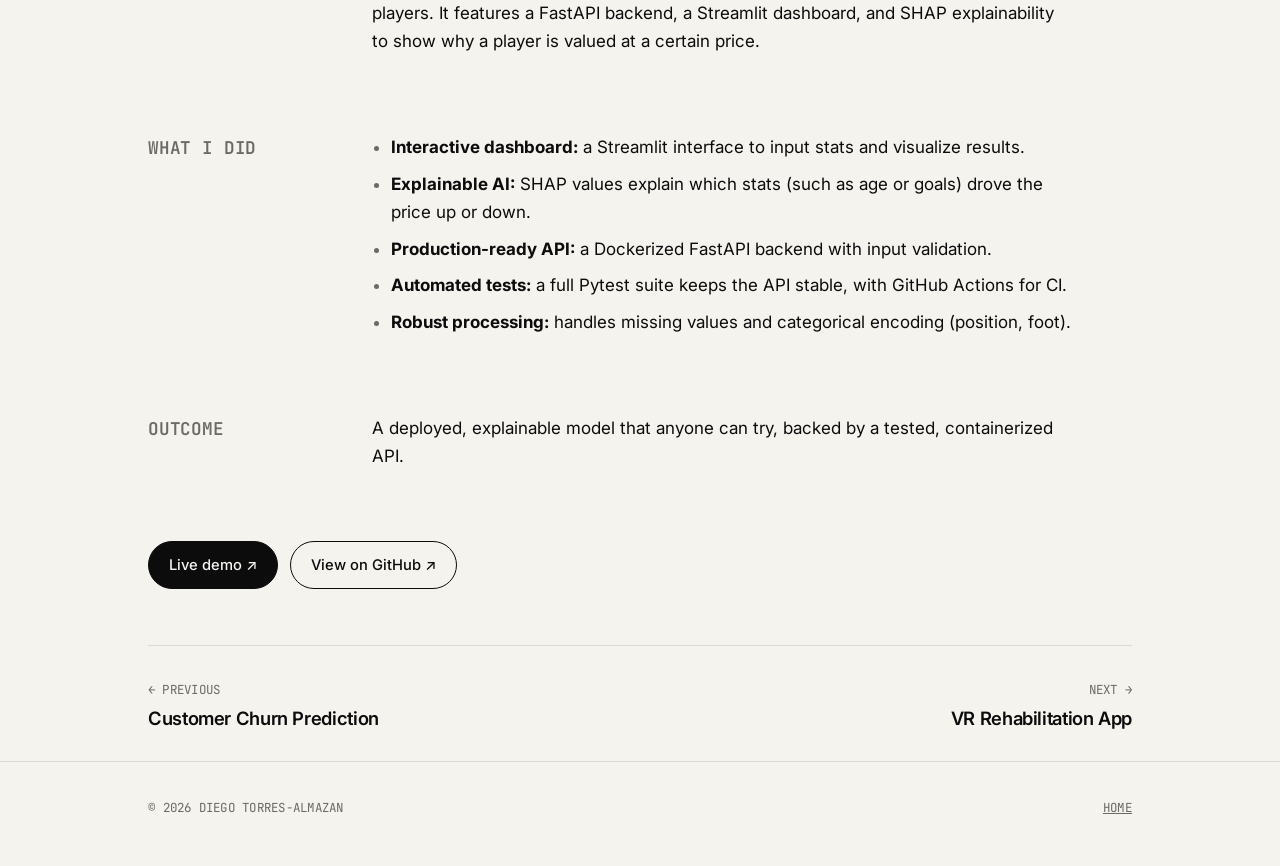
<file: projects/football-predictor.html>
<!doctype html>
<html lang="en">
  <head>
    <meta charset="UTF-8" />
    <meta name="viewport" content="width=device-width, initial-scale=1.0" />
    <title>Football Market Value Predictor &mdash; Diego Torres-Almazan</title>
    <meta name="description" content="A machine learning model that predicts football player market value." />
    <link rel="preconnect" href="https://fonts.googleapis.com" />
    <link rel="preconnect" href="https://fonts.gstatic.com" crossorigin />
    <link href="https://fonts.googleapis.com/css2?family=Inter:wght@400;500;600&family=JetBrains+Mono:wght@400;500&display=swap" rel="stylesheet" />
    <link rel="stylesheet" href="../styles.css" />
    <script src="../script.js" defer></script>
  </head>
  <body>
    <header class="site-header">
      <div class="wrap header-inner">
        <a href="../index.html" class="brand">Diego Torres-Almazan</a>
        <nav class="nav" aria-label="Main">
          <a href="../index.html#experience">Experience</a>
          <a href="../index.html#work" aria-current="page">Work</a>
          <a href="../index.html#about">About</a>
          <a href="../index.html#contact">Contact</a>
        </nav>
      </div>
    </header>

    <main class="wrap">
      <a class="back" href="../index.html#work">&larr; All work</a>

      <section class="project-hero">
        <p class="mono">Project</p>
        <h1>Football Market Value Predictor</h1>
        <p class="summary">A machine learning model that predicts football player market value.</p>
      </section>

      <dl class="meta">
        <div><dt class="mono">Role</dt><dd>Developer</dd></div>
        
        <div><dt class="mono">Stack</dt><dd>Python 3.10, Pandas, Scikit-Learn, XGBoost, SHAP, FastAPI, Streamlit, Docker, Pytest, GitHub Actions</dd></div>
      </dl>

      <figure class="shot"><img src="../screenshots%20and%20files/football-predictor-screenshot.png" alt="Football Market Value Predictor screenshot" /></figure>

      <section class="split content-block">
        <h2 class="mono">Overview</h2>
        <div class="body">
          <p>An end-to-end machine learning pipeline that predicts the market value of football players. It features a FastAPI backend, a Streamlit dashboard, and SHAP explainability to show why a player is valued at a certain price.</p>
        </div>
      </section>
      <section class="split content-block">
        <h2 class="mono">What I did</h2>
        <div class="body">
          <ul>
            <li><strong>Interactive dashboard:</strong> a Streamlit interface to input stats and visualize results.</li>
            <li><strong>Explainable AI:</strong> SHAP values explain which stats (such as age or goals) drove the price up or down.</li>
            <li><strong>Production-ready API:</strong> a Dockerized FastAPI backend with input validation.</li>
            <li><strong>Automated tests:</strong> a full Pytest suite keeps the API stable, with GitHub Actions for CI.</li>
            <li><strong>Robust processing:</strong> handles missing values and categorical encoding (position, foot).</li>
          </ul>
        </div>
      </section>
      <section class="split content-block">
        <h2 class="mono">Outcome</h2>
        <div class="body">
          <p>A deployed, explainable model that anyone can try, backed by a tested, containerized API.</p>
        </div>
      </section>

      <div class="actions" style="margin-bottom: 56px"><a class="btn btn-solid" href="https://football-player-market-predictor-nr89v3n7jub27pxztdubr3.streamlit.app/" target="_blank" rel="noopener">Live demo &nearr;</a> <a class="btn" href="https://github.com/DiegoTorresAlmazan/Football-Player-Market-Predictor" target="_blank" rel="noopener">View on GitHub &nearr;</a></div>

      <nav class="pager" aria-label="More projects">
        <a href="churn-prediction.html"><span class="mono">&larr; Previous</span><strong>Customer Churn Prediction</strong></a>
        <a href="vr-rehab.html"><span class="mono">Next &rarr;</span><strong>VR Rehabilitation App</strong></a>
      </nav>
    </main>

    <footer class="site-footer">
      <div class="wrap footer-inner">
        <span class="mono">&copy; <span id="year"></span> Diego Torres-Almazan</span>
        <a class="mono" href="../index.html">Home</a>
      </div>
    </footer>
  </body>
</html>
</file>
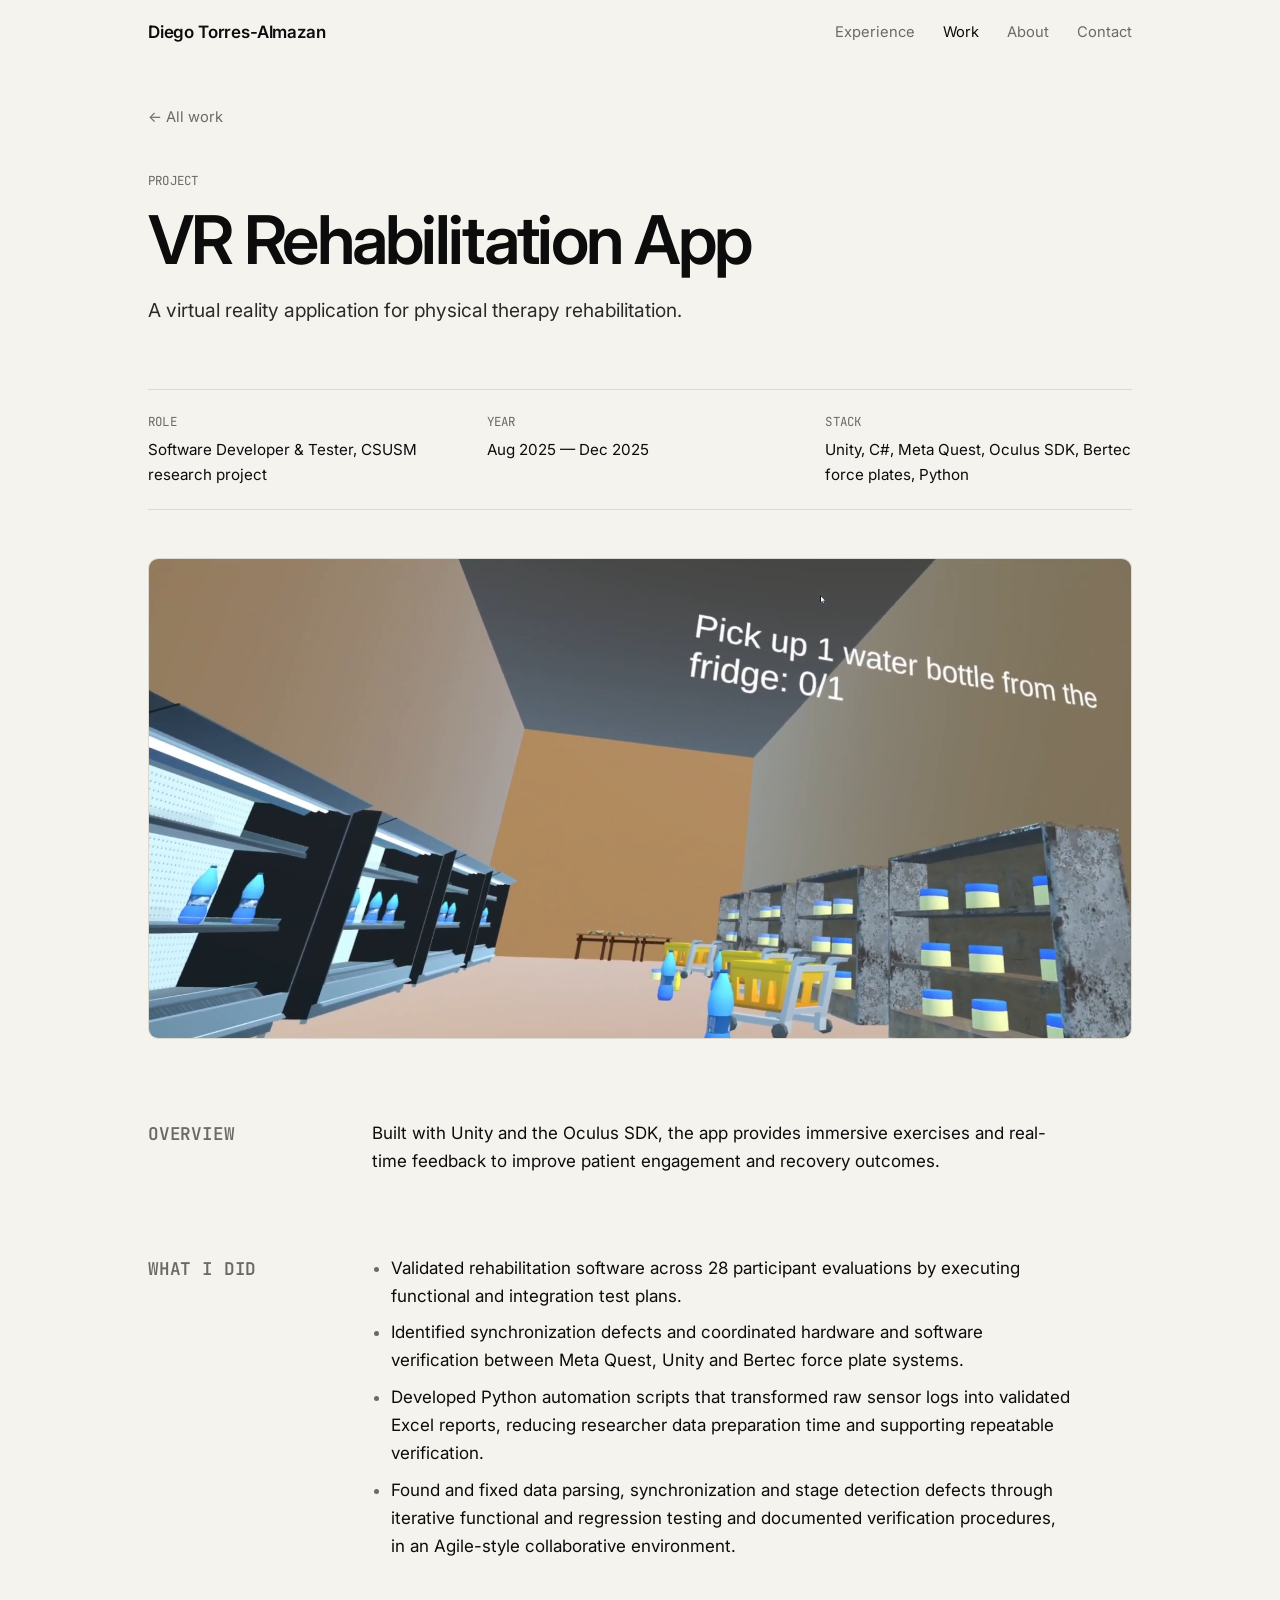
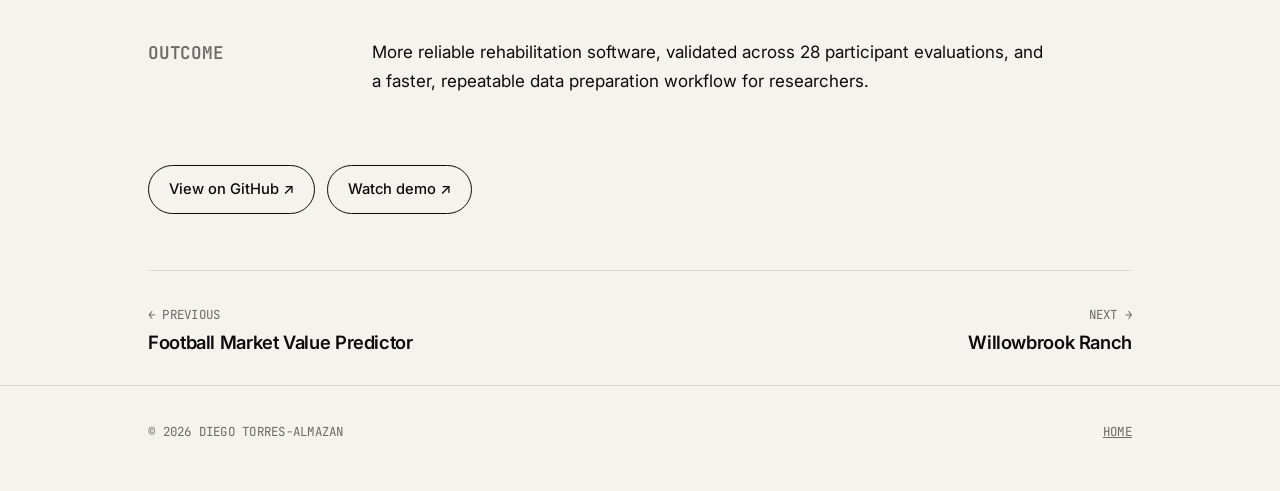
<file: projects/vr-rehab.html>
<!doctype html>
<html lang="en">
  <head>
    <meta charset="UTF-8" />
    <meta name="viewport" content="width=device-width, initial-scale=1.0" />
    <title>VR Rehabilitation App &mdash; Diego Torres-Almazan</title>
    <meta name="description" content="A virtual reality application for physical therapy rehabilitation." />
    <link rel="preconnect" href="https://fonts.googleapis.com" />
    <link rel="preconnect" href="https://fonts.gstatic.com" crossorigin />
    <link href="https://fonts.googleapis.com/css2?family=Inter:wght@400;500;600&family=JetBrains+Mono:wght@400;500&display=swap" rel="stylesheet" />
    <link rel="stylesheet" href="../styles.css" />
    <script src="../script.js" defer></script>
  </head>
  <body>
    <header class="site-header">
      <div class="wrap header-inner">
        <a href="../index.html" class="brand">Diego Torres-Almazan</a>
        <nav class="nav" aria-label="Main">
          <a href="../index.html#experience">Experience</a>
          <a href="../index.html#work" aria-current="page">Work</a>
          <a href="../index.html#about">About</a>
          <a href="../index.html#contact">Contact</a>
        </nav>
      </div>
    </header>

    <main class="wrap">
      <a class="back" href="../index.html#work">&larr; All work</a>

      <section class="project-hero">
        <p class="mono">Project</p>
        <h1>VR Rehabilitation App</h1>
        <p class="summary">A virtual reality application for physical therapy rehabilitation.</p>
      </section>

      <dl class="meta">
        <div><dt class="mono">Role</dt><dd>Software Developer &amp; Tester, CSUSM research project</dd></div>
        <div><dt class="mono">Year</dt><dd>Aug 2025 &mdash; Dec 2025</dd></div>
        <div><dt class="mono">Stack</dt><dd>Unity, C#, Meta Quest, Oculus SDK, Bertec force plates, Python</dd></div>
      </dl>

      <figure class="shot"><img src="../screenshots%20and%20files/vr-rehab-screenshot.png" alt="VR Rehabilitation App screenshot" /></figure>

      <section class="split content-block">
        <h2 class="mono">Overview</h2>
        <div class="body"><p>Built with Unity and the Oculus SDK, the app provides immersive exercises and real-time feedback to improve patient engagement and recovery outcomes.</p></div>
      </section>
      <section class="split content-block">
        <h2 class="mono">What I did</h2>
        <div class="body">
          <ul>
            <li>Validated rehabilitation software across 28 participant evaluations by executing functional and integration test plans.</li>
            <li>Identified synchronization defects and coordinated hardware and software verification between Meta Quest, Unity and Bertec force plate systems.</li>
            <li>Developed Python automation scripts that transformed raw sensor logs into validated Excel reports, reducing researcher data preparation time and supporting repeatable verification.</li>
            <li>Found and fixed data parsing, synchronization and stage detection defects through iterative functional and regression testing and documented verification procedures, in an Agile-style collaborative environment.</li>
          </ul>
        </div>
      </section>
      <section class="split content-block">
        <h2 class="mono">Outcome</h2>
        <div class="body">
          <p>More reliable rehabilitation software, validated across 28 participant evaluations, and a faster, repeatable data preparation workflow for researchers.</p>
        </div>
      </section>

      <div class="actions" style="margin-bottom: 56px"><a class="btn" href="https://github.com/DiegoTorresAlmazan/SuperMarket-VR-Rehab" target="_blank" rel="noopener">View on GitHub &nearr;</a> <a class="btn" href="https://drive.google.com/file/d/1s46RmFmz-a0nthNfFIBg0KPuvtg1c0fL/view?usp=sharing" target="_blank" rel="noopener">Watch demo &nearr;</a></div>

      <nav class="pager" aria-label="More projects">
        <a href="football-predictor.html"><span class="mono">&larr; Previous</span><strong>Football Market Value Predictor</strong></a>
        <a href="willowbrook-ranch.html"><span class="mono">Next &rarr;</span><strong>Willowbrook Ranch</strong></a>
      </nav>
    </main>

    <footer class="site-footer">
      <div class="wrap footer-inner">
        <span class="mono">&copy; <span id="year"></span> Diego Torres-Almazan</span>
        <a class="mono" href="../index.html">Home</a>
      </div>
    </footer>
  </body>
</html>
</file>
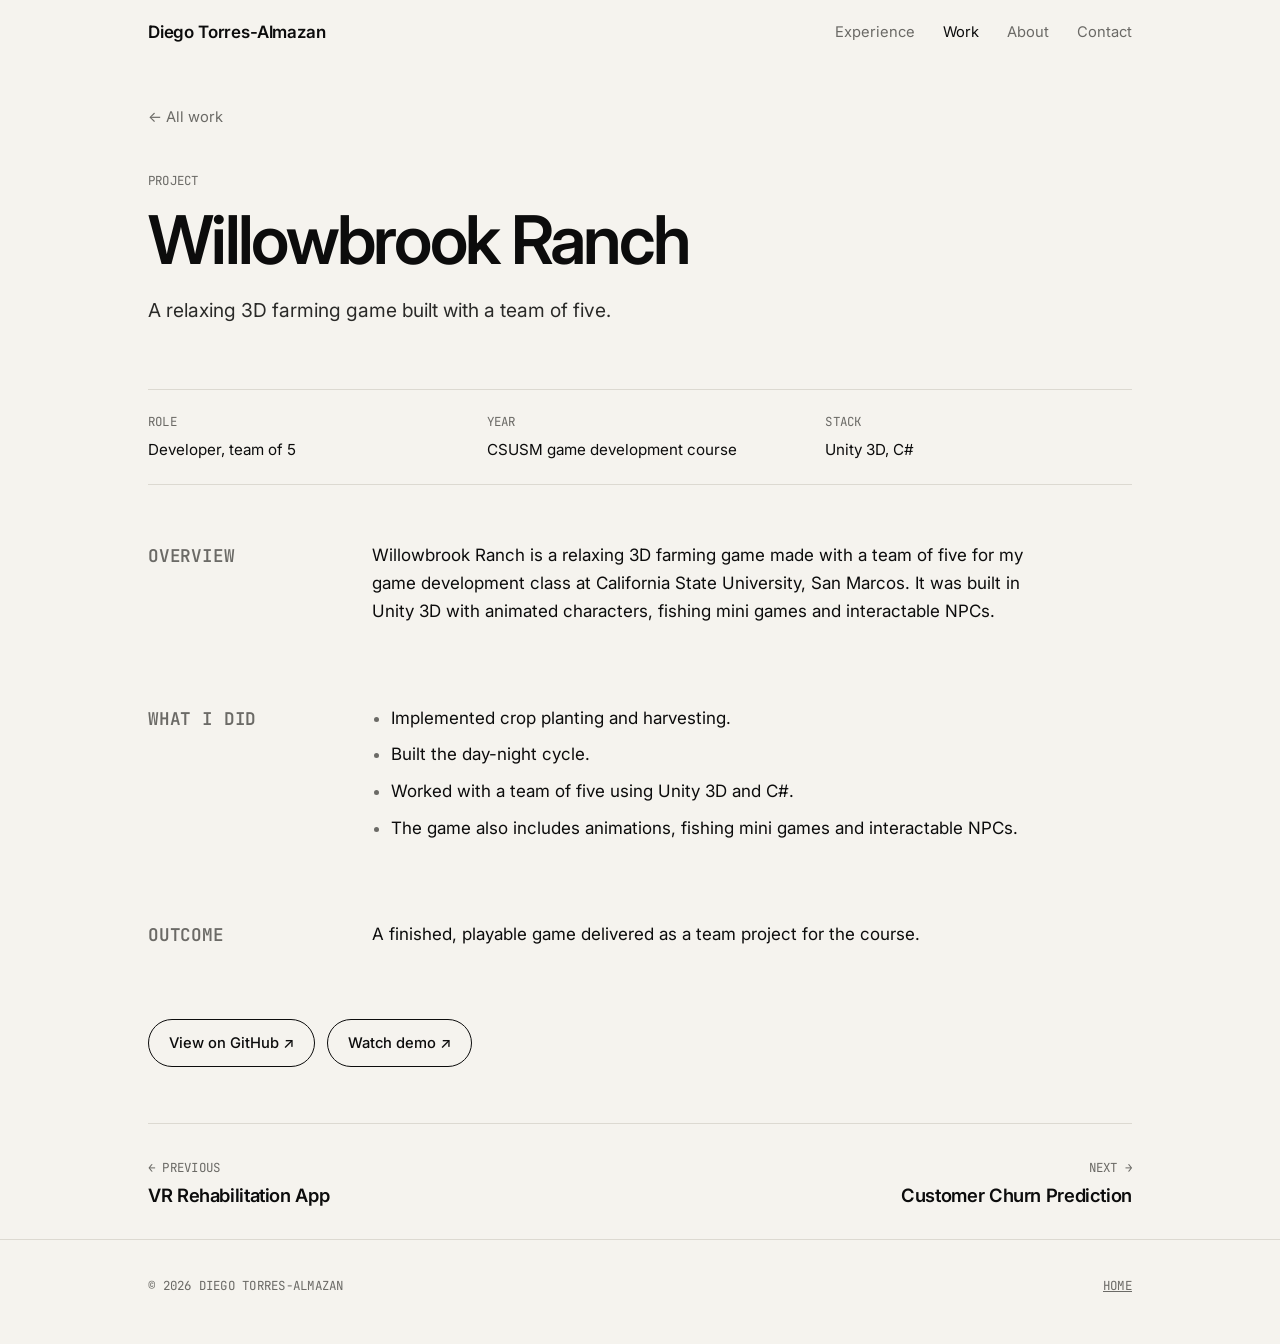
<file: projects/willowbrook-ranch.html>
<!doctype html>
<html lang="en">
  <head>
    <meta charset="UTF-8" />
    <meta name="viewport" content="width=device-width, initial-scale=1.0" />
    <title>Willowbrook Ranch &mdash; Diego Torres-Almazan</title>
    <meta name="description" content="A relaxing 3D farming game built with a team of five." />
    <link rel="preconnect" href="https://fonts.googleapis.com" />
    <link rel="preconnect" href="https://fonts.gstatic.com" crossorigin />
    <link href="https://fonts.googleapis.com/css2?family=Inter:wght@400;500;600&family=JetBrains+Mono:wght@400;500&display=swap" rel="stylesheet" />
    <link rel="stylesheet" href="../styles.css" />
    <script src="../script.js" defer></script>
  </head>
  <body>
    <header class="site-header">
      <div class="wrap header-inner">
        <a href="../index.html" class="brand">Diego Torres-Almazan</a>
        <nav class="nav" aria-label="Main">
          <a href="../index.html#experience">Experience</a>
          <a href="../index.html#work" aria-current="page">Work</a>
          <a href="../index.html#about">About</a>
          <a href="../index.html#contact">Contact</a>
        </nav>
      </div>
    </header>

    <main class="wrap">
      <a class="back" href="../index.html#work">&larr; All work</a>

      <section class="project-hero">
        <p class="mono">Project</p>
        <h1>Willowbrook Ranch</h1>
        <p class="summary">A relaxing 3D farming game built with a team of five.</p>
      </section>

      <dl class="meta">
        <div><dt class="mono">Role</dt><dd>Developer, team of 5</dd></div>
        <div><dt class="mono">Year</dt><dd>CSUSM game development course</dd></div>
        <div><dt class="mono">Stack</dt><dd>Unity 3D, C#</dd></div>
      </dl>

      <section class="split content-block">
        <h2 class="mono">Overview</h2>
        <div class="body">
          <p>Willowbrook Ranch is a relaxing 3D farming game made with a team of five for my game development class at California State University, San Marcos. It was built in Unity 3D with animated characters, fishing mini games and interactable NPCs.</p>
        </div>
      </section>
      <section class="split content-block">
        <h2 class="mono">What I did</h2>
        <div class="body">
          <ul>
            <li>Implemented crop planting and harvesting.</li>
            <li>Built the day-night cycle.</li>
            <li>Worked with a team of five using Unity 3D and C#.</li>
            <li>The game also includes animations, fishing mini games and interactable NPCs.</li>
          </ul>
        </div>
      </section>
      <section class="split content-block">
        <h2 class="mono">Outcome</h2>
        <div class="body">
          <p>A finished, playable game delivered as a team project for the course.</p>
        </div>
      </section>

      <div class="actions" style="margin-bottom: 56px"><a class="btn" href="https://github.com/KellyLFrear/Willowbrook-Ranch" target="_blank" rel="noopener">View on GitHub &nearr;</a> <a class="btn" href="https://drive.google.com/file/d/1DKp1LkahfpbxNqEiCU3V3OTMJBVERW7w/view" target="_blank" rel="noopener">Watch demo &nearr;</a></div>

      <nav class="pager" aria-label="More projects">
        <a href="vr-rehab.html"><span class="mono">&larr; Previous</span><strong>VR Rehabilitation App</strong></a>
        <a href="churn-prediction.html"><span class="mono">Next &rarr;</span><strong>Customer Churn Prediction</strong></a>
      </nav>
    </main>

    <footer class="site-footer">
      <div class="wrap footer-inner">
        <span class="mono">&copy; <span id="year"></span> Diego Torres-Almazan</span>
        <a class="mono" href="../index.html">Home</a>
      </div>
    </footer>
  </body>
</html>
</file>
<file: styles.css>
/* Minimal portfolio — off-white, black type */

:root {
  --bg: #f5f3ee;
  --ink: #0c0c0c;
  --muted: #6b6a66;
  --line: #dcd9d1;
  --card: #efece5;
  --font: "Inter", system-ui, -apple-system, "Segoe UI", sans-serif;
  --mono: "JetBrains Mono", ui-monospace, Consolas, monospace;
  --max: 1080px;
  --gutter: clamp(20px, 5vw, 48px);
}

*, *::before, *::after { box-sizing: border-box; }

html { scroll-behavior: smooth; }

body {
  margin: 0;
  background: var(--bg);
  color: var(--ink);
  font-family: var(--font);
  font-size: 17px;
  line-height: 1.65;
  -webkit-font-smoothing: antialiased;
}

img { max-width: 100%; display: block; }

a { color: inherit; }

::selection { background: var(--ink); color: var(--bg); }

:focus-visible { outline: 2px solid var(--ink); outline-offset: 3px; }

.wrap {
  width: 100%;
  max-width: var(--max);
  margin-inline: auto;
  padding-inline: var(--gutter);
}

.mono {
  font-family: var(--mono);
  font-size: 0.78rem;
  letter-spacing: 0.02em;
  text-transform: uppercase;
  color: var(--muted);
}

/* ── Header ───────────────────────────────────────── */
.site-header {
  position: sticky;
  top: 0;
  z-index: 10;
  background: color-mix(in srgb, var(--bg) 88%, transparent);
  backdrop-filter: blur(10px);
  border-bottom: 1px solid transparent;
  transition: border-color 0.2s;
}
.site-header.scrolled { border-bottom-color: var(--line); }

.header-inner {
  display: flex;
  align-items: center;
  justify-content: space-between;
  height: 64px;
}

.brand {
  font-weight: 600;
  text-decoration: none;
  letter-spacing: -0.01em;
}

.nav { display: flex; gap: 28px; font-size: 0.92rem; }
.nav a { text-decoration: none; color: var(--muted); transition: color 0.15s; }
.nav a:hover, .nav a[aria-current="page"] { color: var(--ink); }

/* ── Hero ─────────────────────────────────────────── */
.hero { padding: clamp(72px, 14vw, 170px) 0 clamp(56px, 9vw, 110px); }

.hero h1 {
  margin: 18px 0 28px;
  font-size: clamp(2.6rem, 7.5vw, 5.6rem);
  line-height: 1.02;
  font-weight: 600;
  letter-spacing: -0.04em;
  max-width: 14ch;
}

.hero p.lead {
  max-width: 54ch;
  font-size: clamp(1.05rem, 2vw, 1.3rem);
  line-height: 1.55;
  color: #2a2a28;
  margin: 0 0 36px;
}

.actions { display: flex; flex-wrap: wrap; gap: 12px; }

.btn {
  display: inline-flex;
  align-items: center;
  gap: 8px;
  padding: 11px 20px;
  border: 1px solid var(--ink);
  border-radius: 999px;
  font-size: 0.92rem;
  font-weight: 500;
  text-decoration: none;
  transition: background 0.15s, color 0.15s;
}
.btn-solid { background: var(--ink); color: var(--bg); }
.btn-solid:hover { background: transparent; color: var(--ink); }
.btn:not(.btn-solid):hover { background: var(--ink); color: var(--bg); }

/* ── Sections ─────────────────────────────────────── */
.section { padding: clamp(48px, 8vw, 96px) 0; border-top: 1px solid var(--line); }

.section-head {
  display: grid;
  grid-template-columns: 200px 1fr;
  gap: 24px;
  margin-bottom: 40px;
}
.section-head h2 {
  margin: 0;
  font-size: clamp(1.5rem, 3vw, 2rem);
  font-weight: 600;
  letter-spacing: -0.025em;
  line-height: 1.2;
  grid-column: 2;
}
.section-head .mono { grid-column: 1; grid-row: 1; padding-top: 0.55em; }

.split {
  display: grid;
  grid-template-columns: 200px 1fr;
  gap: 24px;
}
.split > .body { grid-column: 2; }
.split p { margin: 0 0 1.1em; max-width: 62ch; }

/* ── Experience ───────────────────────────────────── */
.role { padding-bottom: 8px; }
.role-top {
  display: flex;
  flex-wrap: wrap;
  justify-content: space-between;
  gap: 4px 24px;
  margin-bottom: 12px;
}
.role h3 { margin: 0; font-size: 1.25rem; font-weight: 600; letter-spacing: -0.02em; }
.role ul { margin: 0 0 1.4em; padding-left: 1.1em; max-width: 62ch; }
.role li { margin-bottom: 0.5em; }
.role li::marker { color: var(--muted); }

/* ── Project list ─────────────────────────────────── */
.project-list { list-style: none; margin: 0; padding: 0; border-top: 1px solid var(--line); }

.project-row {
  display: grid;
  grid-template-columns: 56px 1fr auto;
  align-items: baseline;
  gap: 20px;
  padding: 26px 0;
  border-bottom: 1px solid var(--line);
  text-decoration: none;
  transition: padding 0.25s ease, background 0.25s ease;
}
.project-row:hover { padding-inline: 14px; background: var(--card); }

.project-row .num { font-family: var(--mono); font-size: 0.8rem; color: var(--muted); }
.project-row h3 { margin: 0 0 4px; font-size: clamp(1.2rem, 2.6vw, 1.6rem); font-weight: 600; letter-spacing: -0.025em; }
.project-row p { margin: 0; color: var(--muted); font-size: 0.95rem; max-width: 60ch; }
.project-row .tags { font-family: var(--mono); font-size: 0.72rem; color: var(--muted); text-align: right; }
.project-row .arrow { transition: transform 0.25s ease; display: inline-block; }
.project-row:hover .arrow { transform: translateX(4px); }

/* ── Skills ───────────────────────────────────────── */
.skill-groups { display: grid; gap: 28px; }
.skill-group h3 { margin: 0 0 10px; font-size: 0.8rem; }
.chips { display: flex; flex-wrap: wrap; gap: 8px; list-style: none; margin: 0; padding: 0; }
.chips li {
  padding: 5px 13px;
  border: 1px solid var(--line);
  border-radius: 999px;
  font-size: 0.88rem;
}

/* ── Contact ──────────────────────────────────────── */
.contact-big {
  display: inline-block;
  font-size: clamp(1.6rem, 5vw, 3.2rem);
  font-weight: 600;
  letter-spacing: -0.035em;
  line-height: 1.1;
  text-decoration: none;
  border-bottom: 2px solid var(--ink);
  padding-bottom: 4px;
  word-break: break-all;
}
.contact-big:hover { opacity: 0.6; }
.contact-links { display: flex; flex-wrap: wrap; gap: 8px 28px; margin-top: 28px; }
.contact-links a { text-decoration: none; border-bottom: 1px solid var(--line); }
.contact-links a:hover { border-color: var(--ink); }

/* ── Footer ───────────────────────────────────────── */
.site-footer { padding: 36px 0 48px; border-top: 1px solid var(--line); }
.footer-inner { display: flex; flex-wrap: wrap; justify-content: space-between; gap: 8px; }

/* ── Project page ─────────────────────────────────── */
.back { display: inline-block; margin-top: 40px; text-decoration: none; color: var(--muted); font-size: 0.92rem; }
.back:hover { color: var(--ink); }

.project-hero { padding: 28px 0 clamp(36px, 6vw, 64px); }
.project-hero h1 {
  margin: 14px 0 20px;
  font-size: clamp(2.2rem, 6vw, 4.2rem);
  line-height: 1.05;
  font-weight: 600;
  letter-spacing: -0.04em;
  max-width: 18ch;
}
.logo-title img { display: block; height: clamp(48px, 9vw, 88px); width: auto; max-width: 100%; }
.logo-title .logo-fallback { display: none; }
.logo-title.no-logo img { display: none; }
.logo-title.no-logo .logo-fallback { display: inline; }

.project-hero .summary { max-width: 58ch; font-size: 1.2rem; line-height: 1.55; color: #2a2a28; margin: 0; }

.meta {
  display: grid;
  grid-template-columns: repeat(auto-fit, minmax(170px, 1fr));
  gap: 20px 32px;
  padding: 22px 0;
  margin: 0 0 clamp(28px, 5vw, 48px);
  border-block: 1px solid var(--line);
}
.meta dt { margin-bottom: 4px; }
.meta dd { margin: 0; font-size: 0.95rem; }

.shot {
  margin: 0 0 clamp(36px, 6vw, 72px);
  border: 1px solid var(--line);
  border-radius: 10px;
  overflow: hidden;
  background: var(--card);
}
.shot img { width: 100%; height: auto; }
.shot.empty {
  display: grid;
  place-items: center;
  min-height: 280px;
  color: var(--muted);
  font-family: var(--mono);
  font-size: 0.8rem;
  border-style: dashed;
}

.content-block { padding: 8px 0 clamp(28px, 5vw, 52px); }
.content-block h2 { margin: 0; font-size: 1.1rem; font-weight: 600; letter-spacing: -0.01em; }
.content-block p, .content-block li { max-width: 62ch; }
.content-block p { margin: 0 0 1.1em; }
.content-block ul { margin: 0 0 1.1em; padding-left: 1.1em; }
.content-block li { margin-bottom: 0.5em; }
.content-block li::marker { color: var(--muted); }

.todo {
  color: var(--muted);
  font-style: italic;
  border-left: 2px solid var(--line);
  padding-left: 14px;
}

.pager {
  display: grid;
  grid-template-columns: 1fr 1fr;
  gap: 16px;
  margin-top: 24px;
  border-top: 1px solid var(--line);
}
.pager a { padding: 28px 0; text-decoration: none; }
.pager a:last-child { text-align: right; }
.pager strong { display: block; font-size: 1.15rem; font-weight: 600; letter-spacing: -0.02em; }
.pager a:hover strong { text-decoration: underline; text-underline-offset: 4px; }

/* ── Motion ───────────────────────────────────────── */
.reveal { opacity: 0; transform: translateY(14px); transition: opacity 0.7s ease, transform 0.7s ease; }
.reveal.visible { opacity: 1; transform: none; }

@media (prefers-reduced-motion: reduce) {
  html { scroll-behavior: auto; }
  .reveal { opacity: 1; transform: none; transition: none; }
  .project-row, .project-row .arrow { transition: none; }
}

/* ── Responsive ───────────────────────────────────── */
@media (max-width: 760px) {
  .section-head, .split { grid-template-columns: 1fr; gap: 10px; }
  .section-head h2, .split > .body, .section-head .mono { grid-column: 1; grid-row: auto; }
  .project-row { grid-template-columns: 36px 1fr; }
  .project-row .tags { grid-column: 2; text-align: left; }
  .nav { gap: 18px; }
  .pager { grid-template-columns: 1fr; }
  .pager a:last-child { text-align: left; border-top: 1px solid var(--line); }
}
</file>
